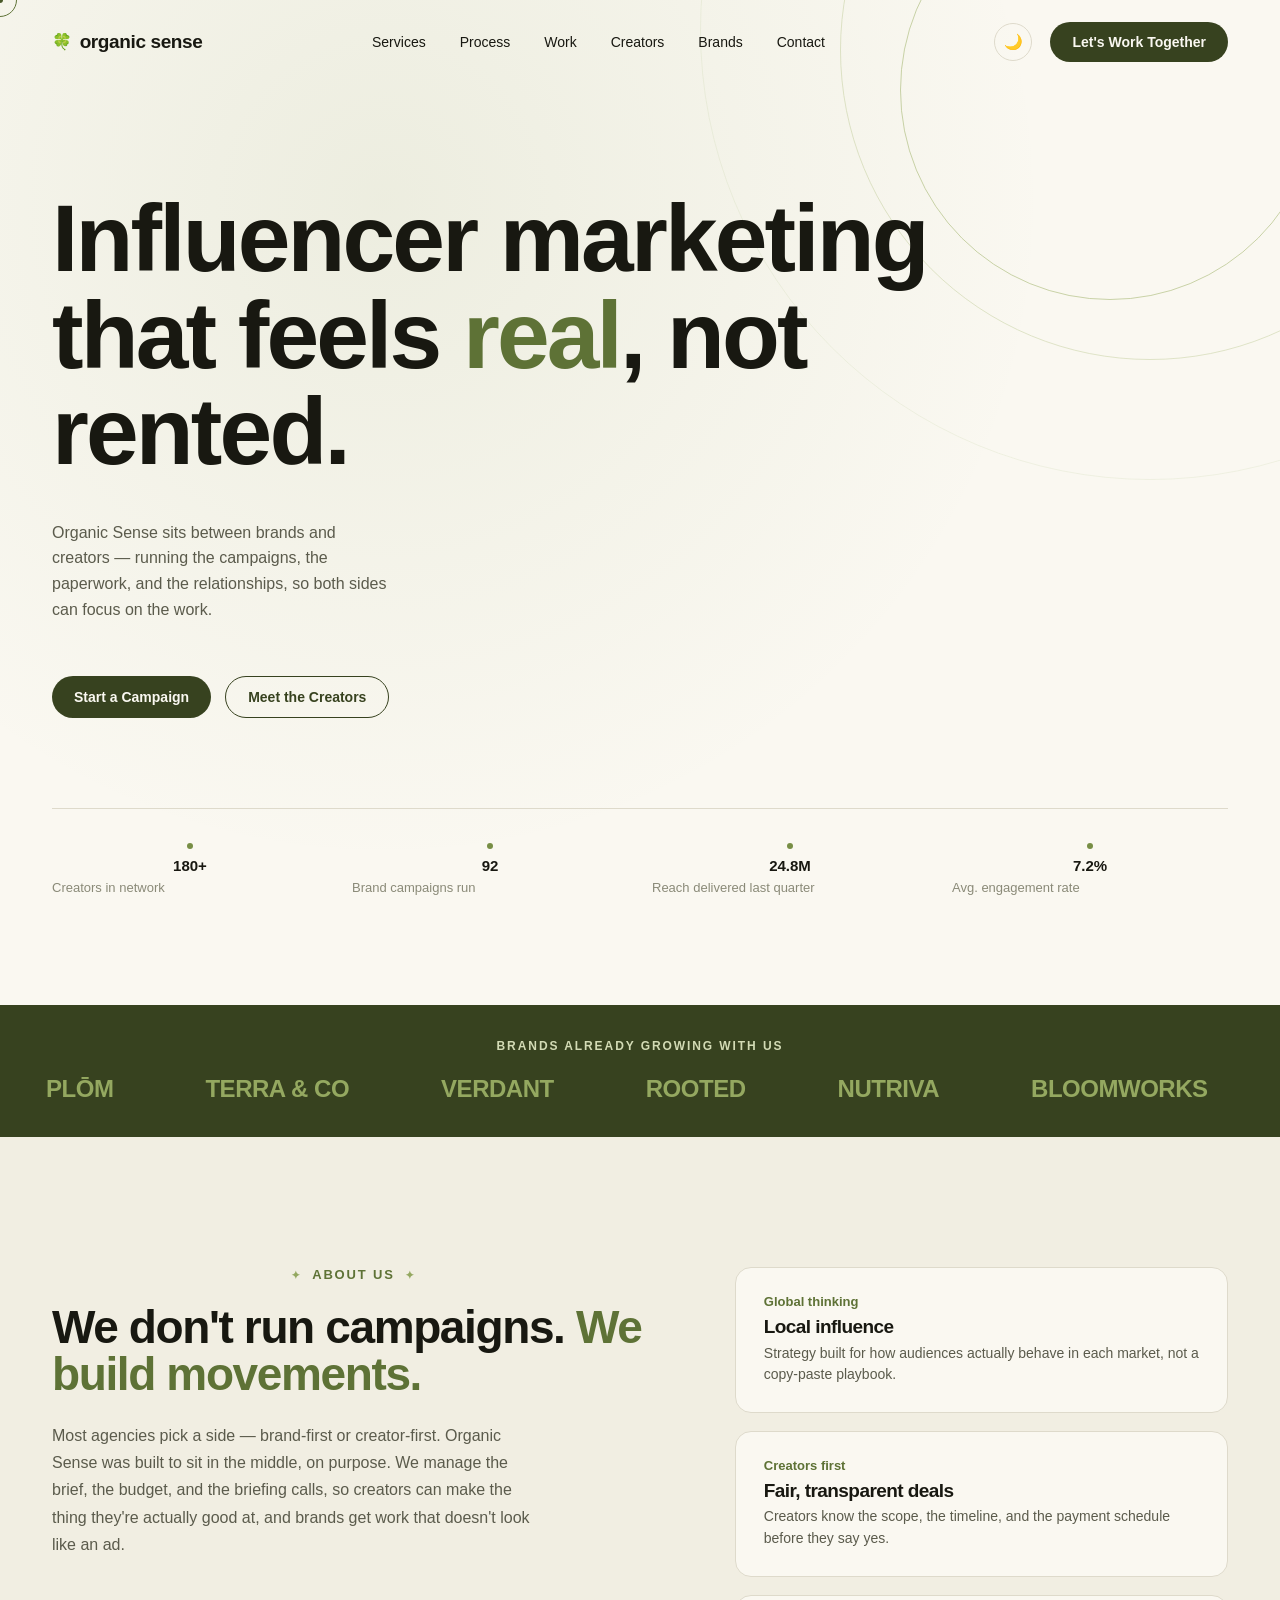
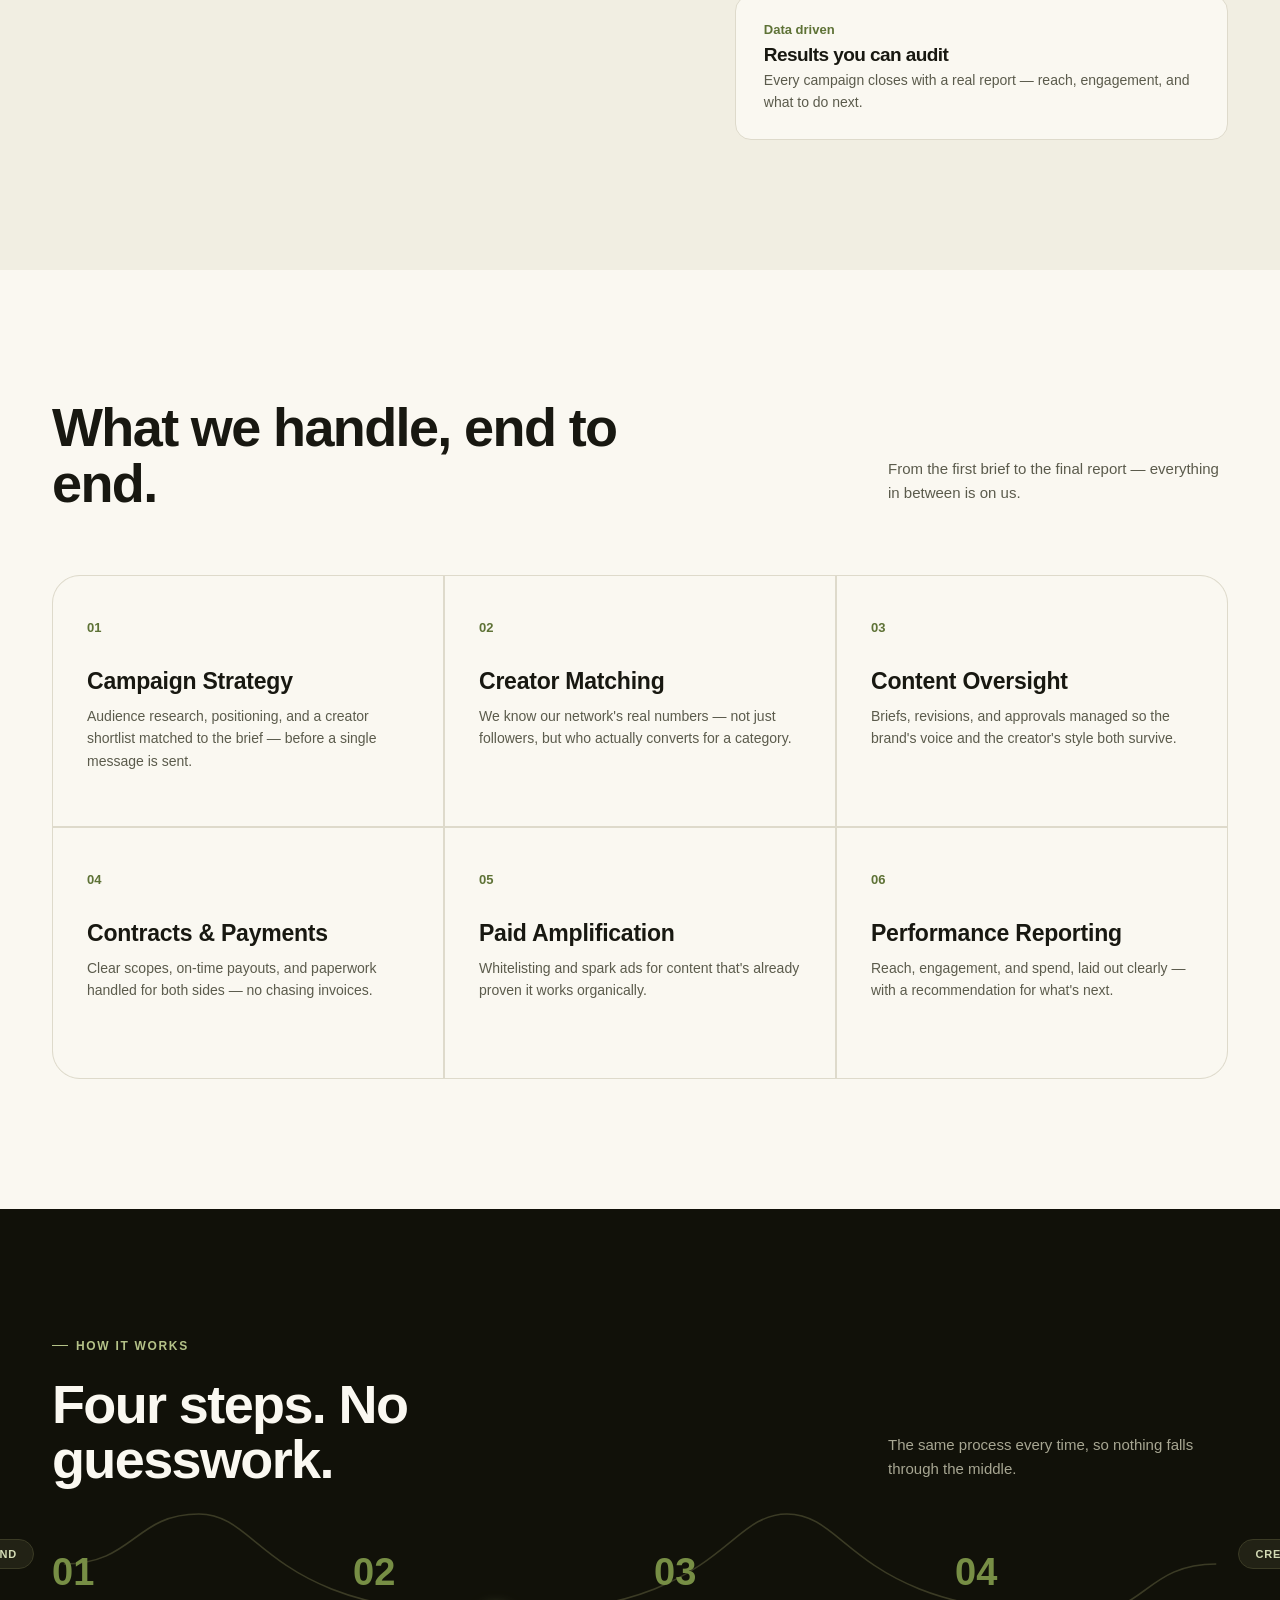
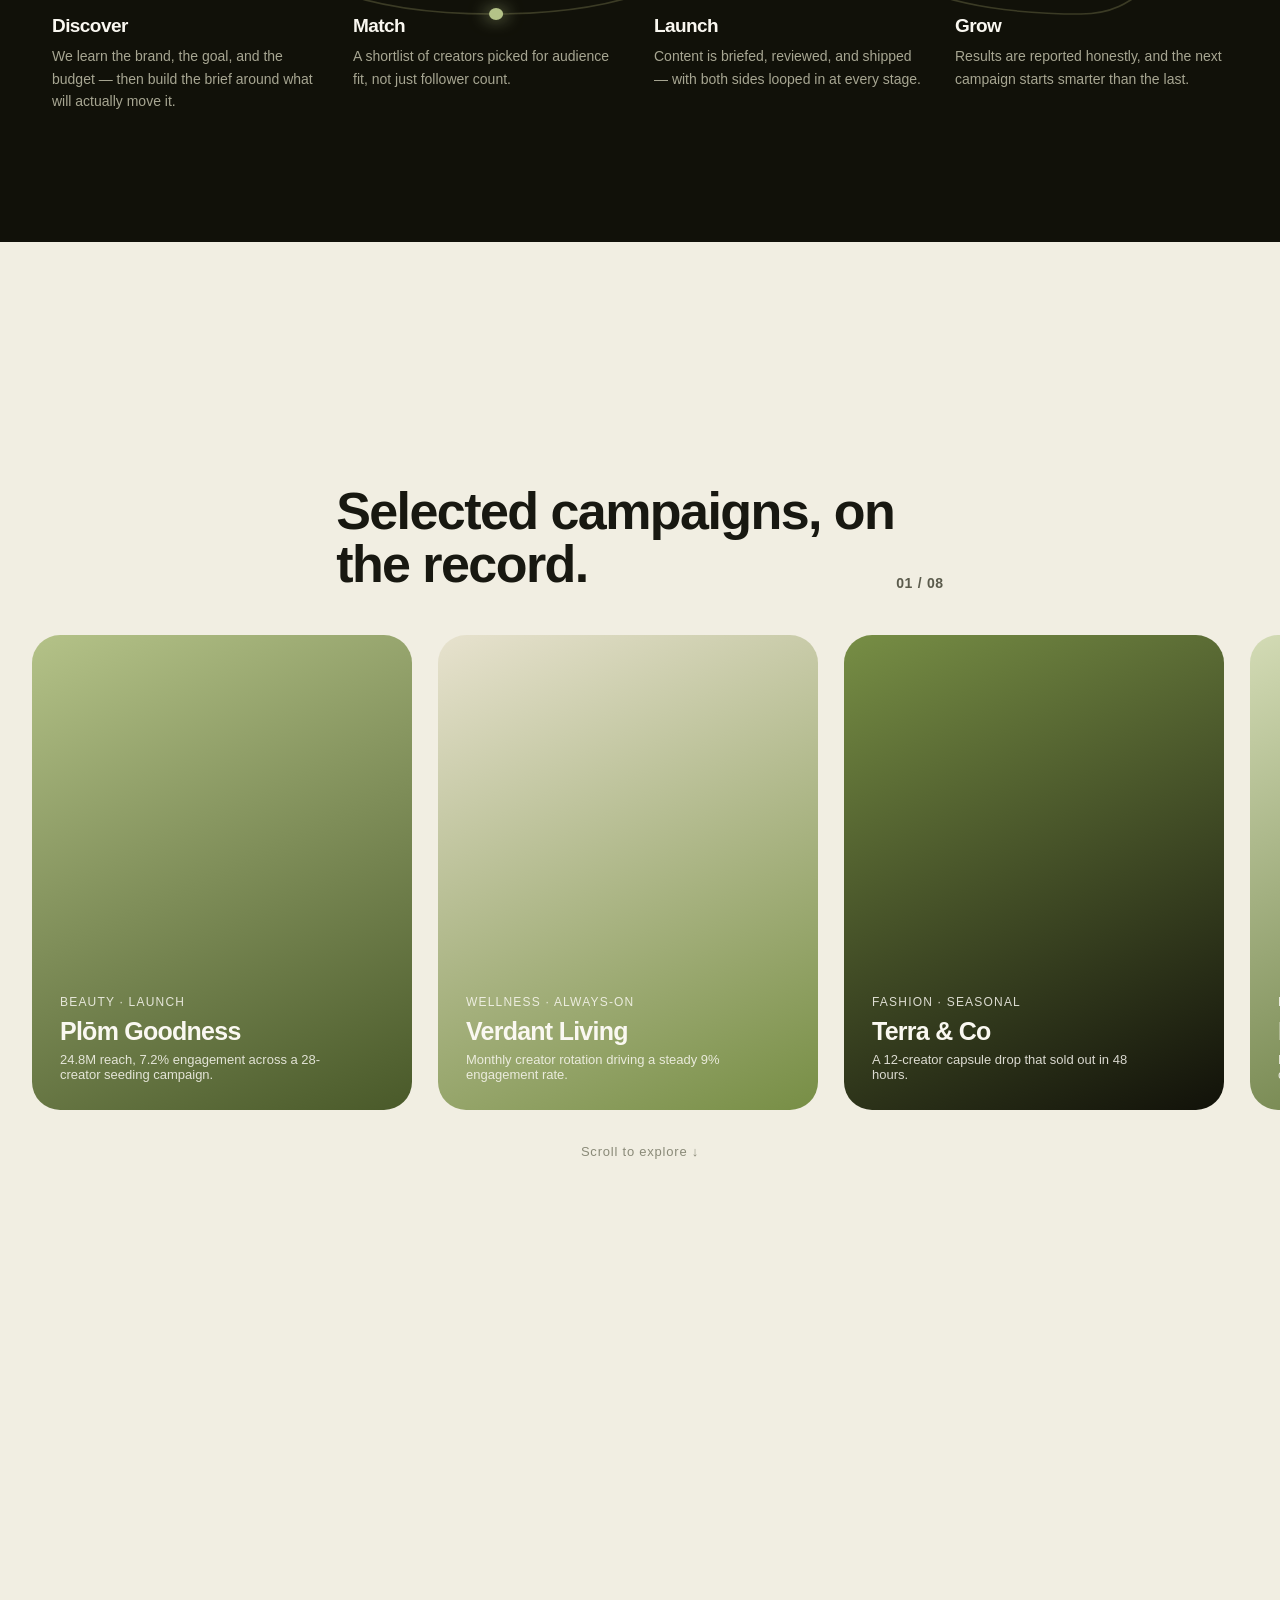
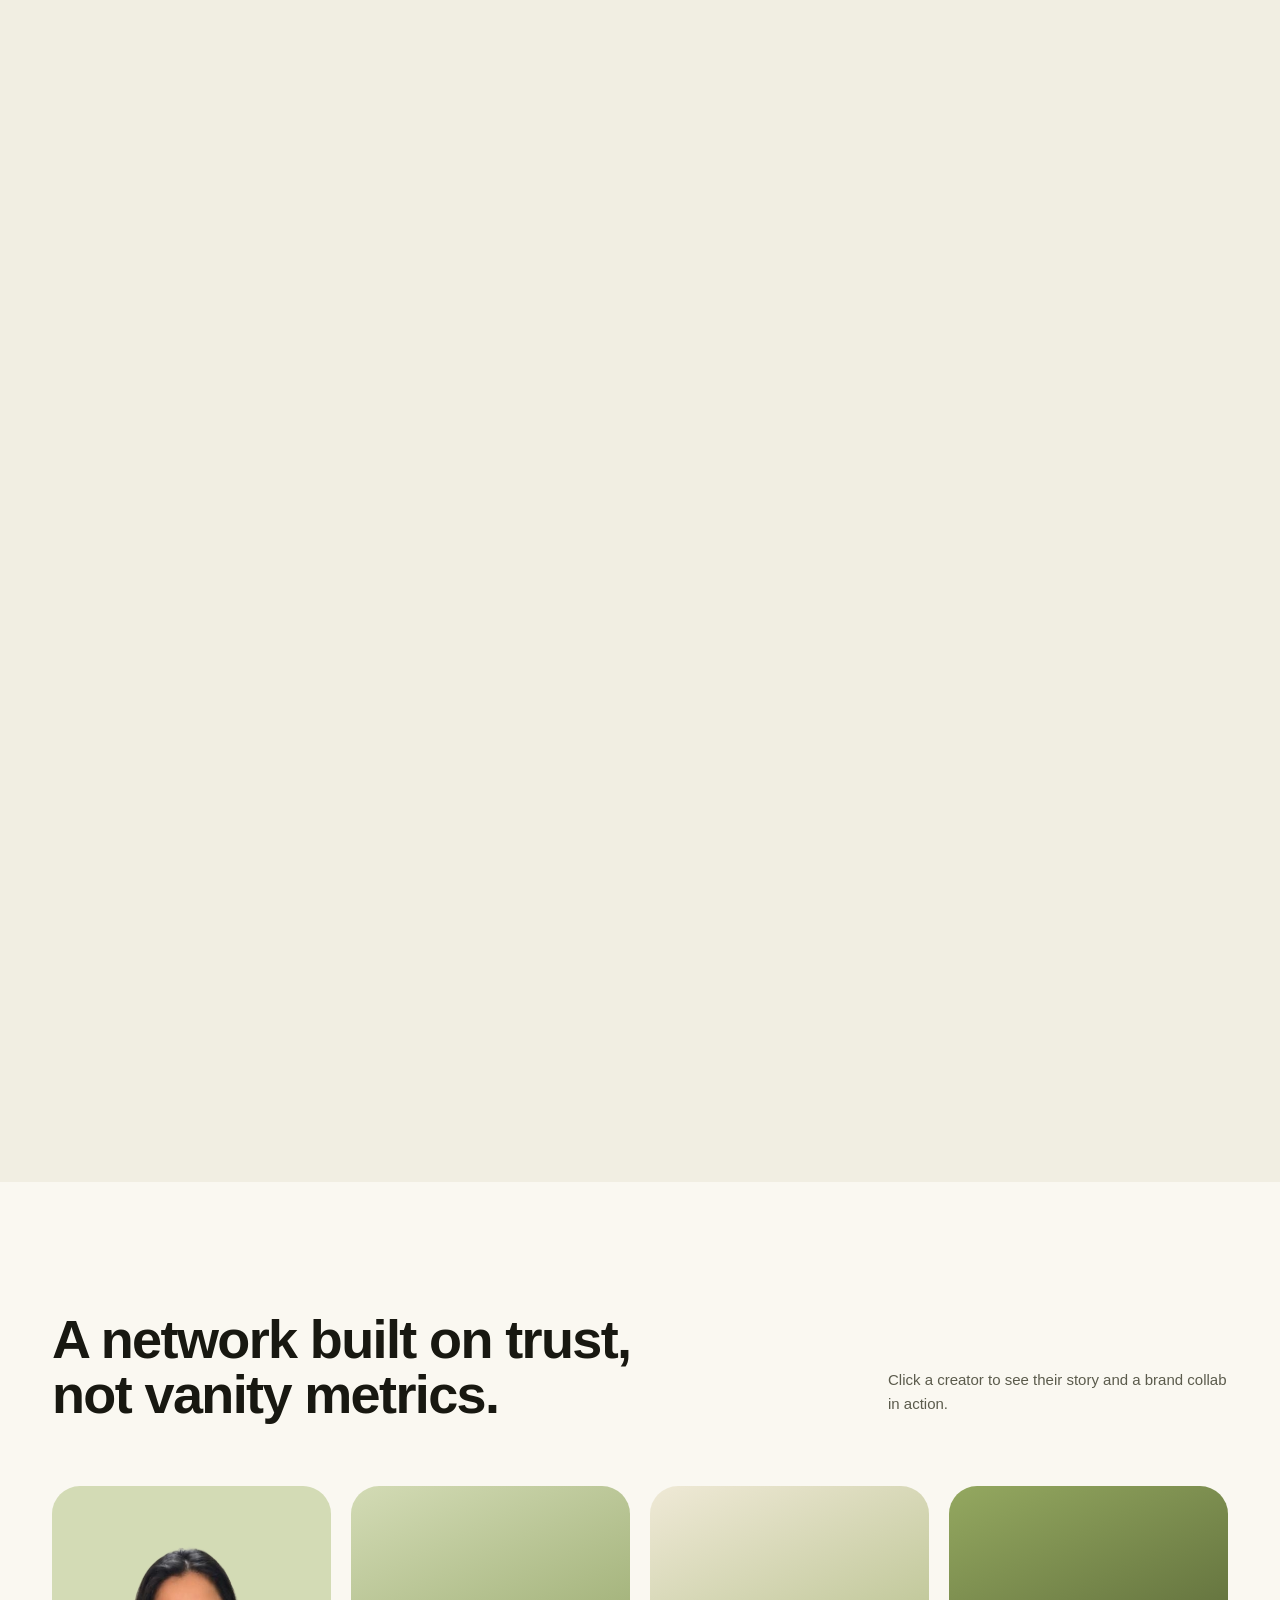
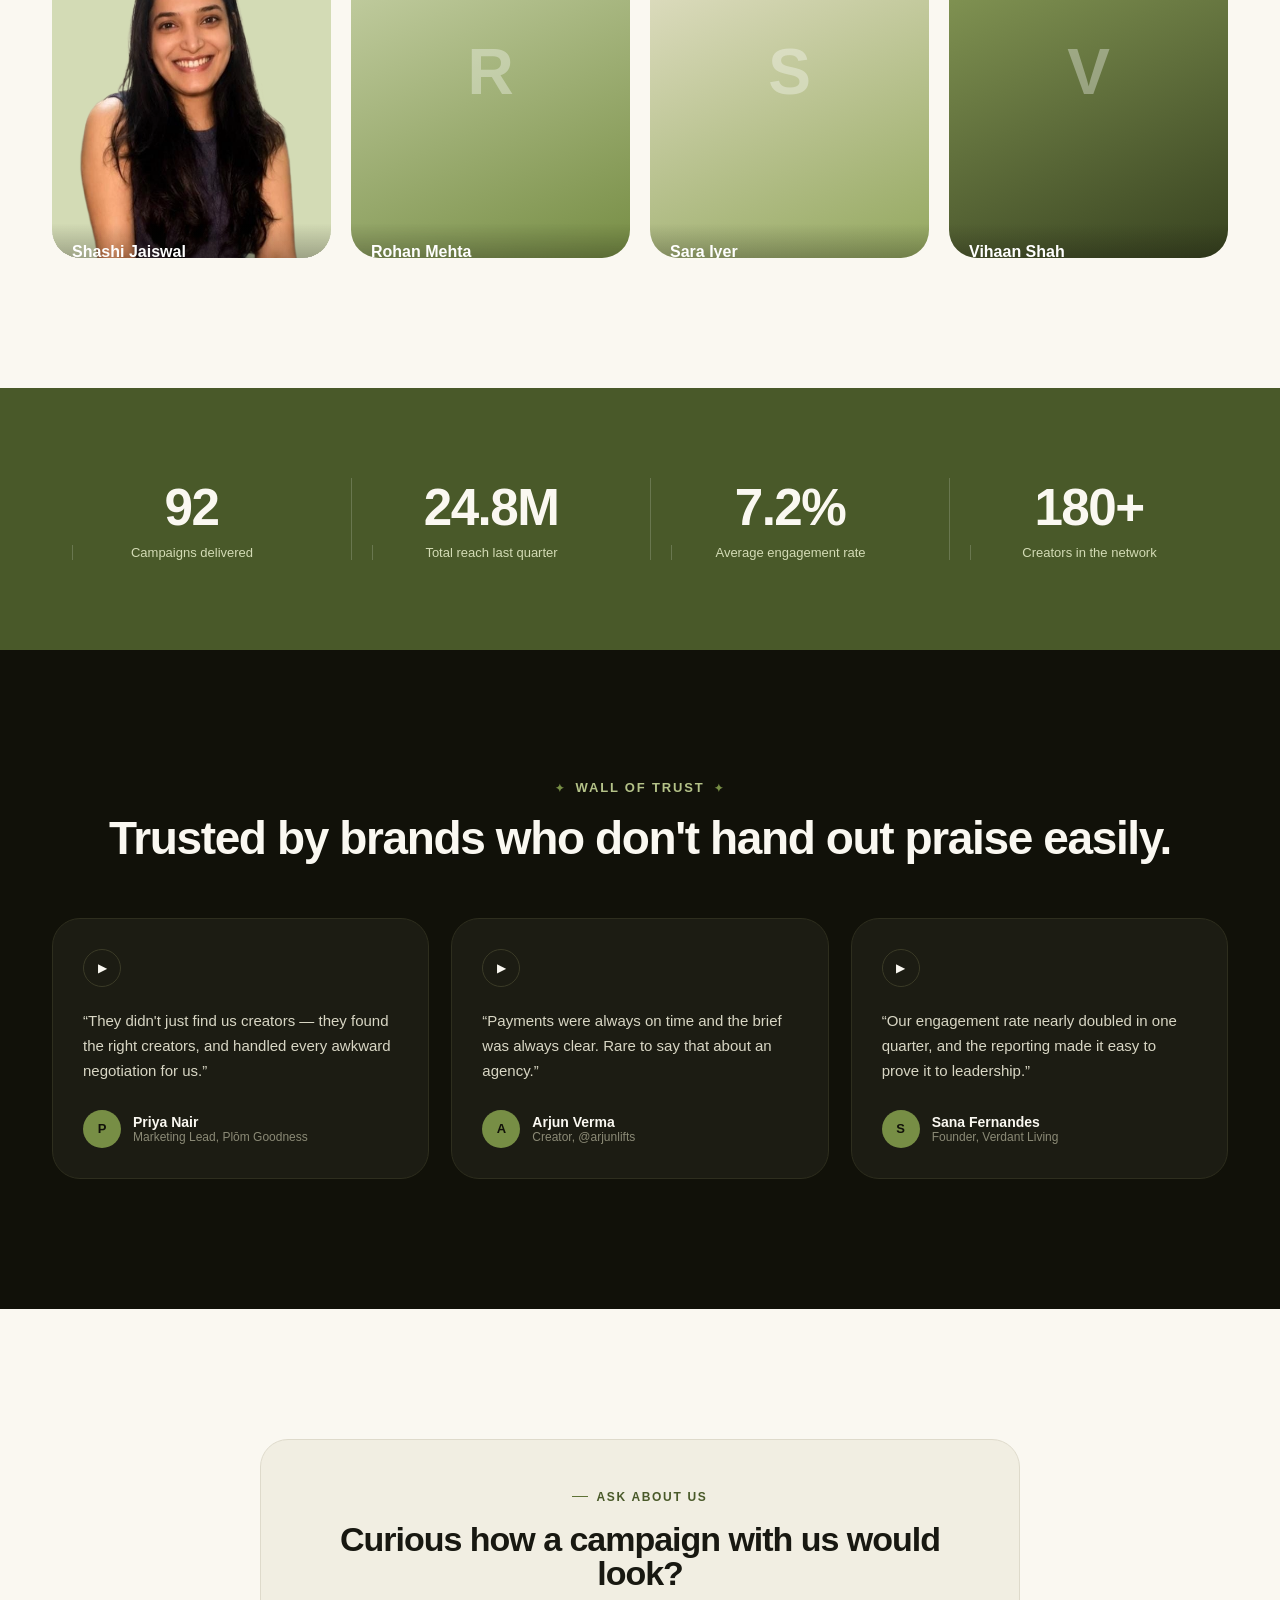
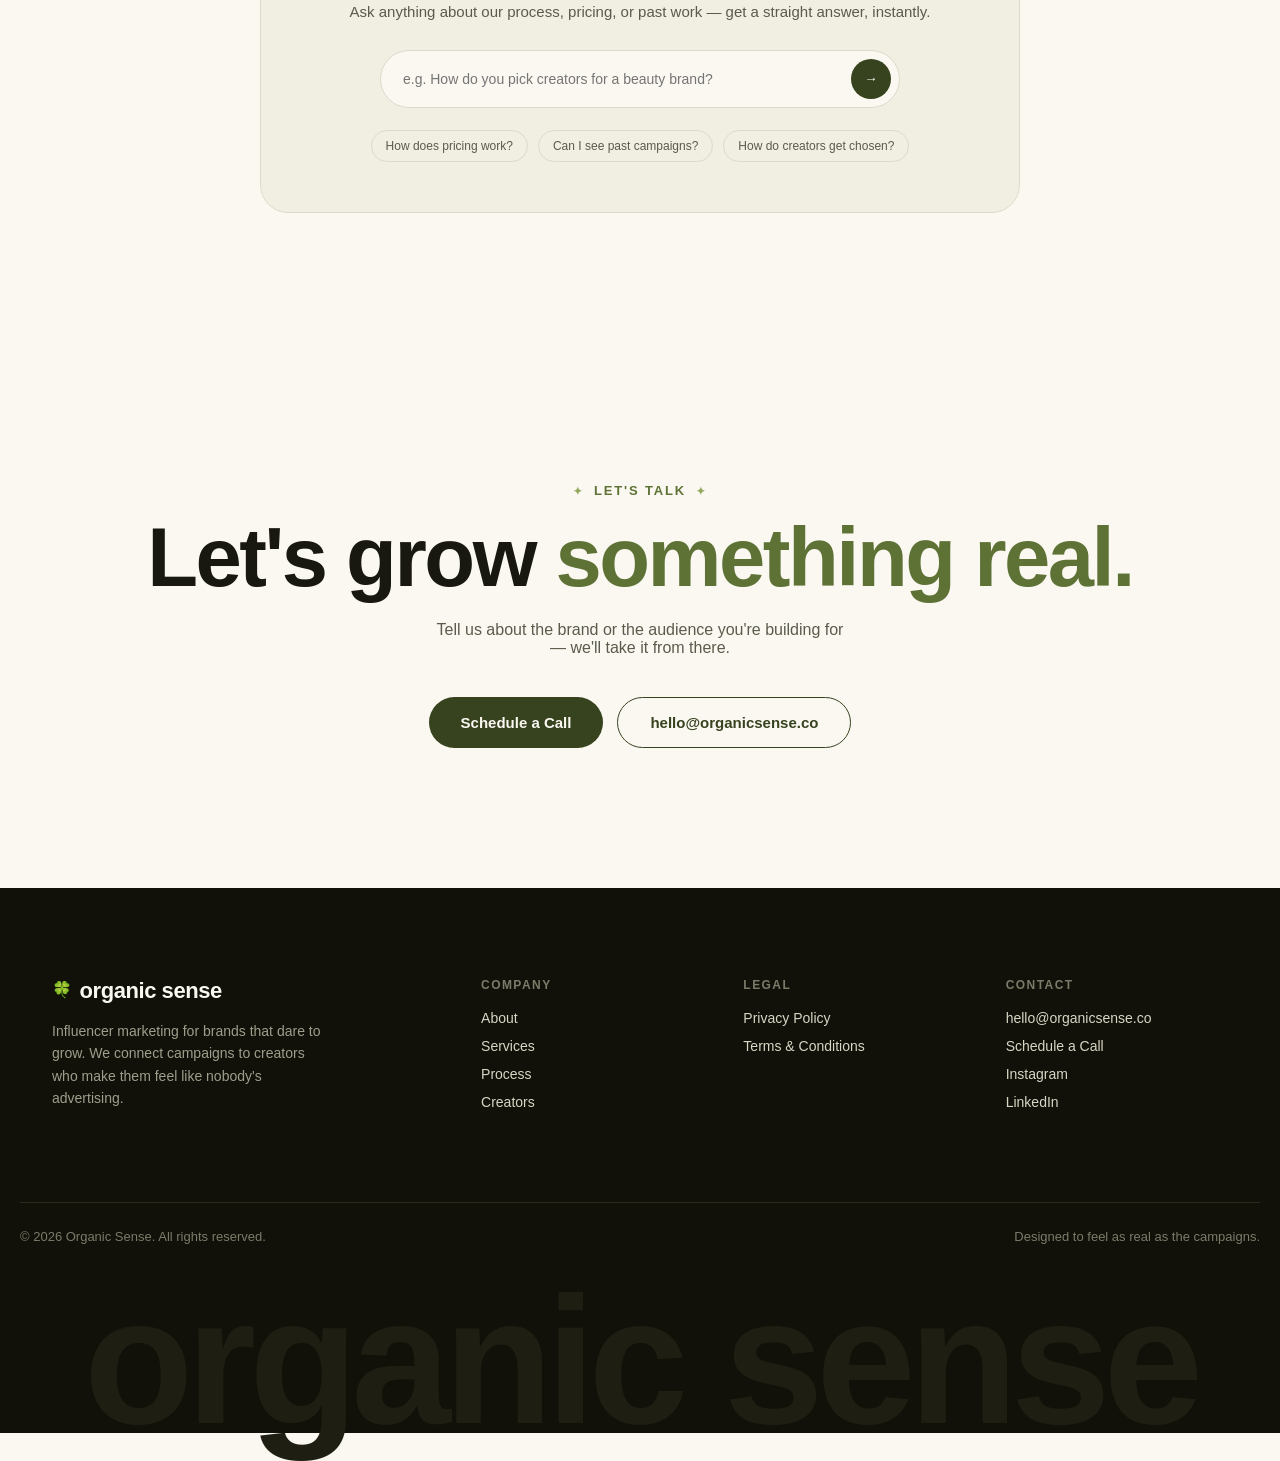
<file: index.html>
<!DOCTYPE html>
<html lang="en">
<head>
<meta charset="UTF-8">
<meta name="viewport" content="width=device-width, initial-scale=1.0">
<title>Organic Sense — Influencer Marketing Agency</title>
<link rel="preconnect" href="https://api.fontshare.com">
<link href="https://api.fontshare.com/v2/css?f[]=satoshi@400,500,700,900&display=swap" rel="stylesheet">
<link rel="stylesheet" href="styles.css">
</head>
<body>

<div id="preloader">
  <div class="pl-mark"><span class="leaf">🍀</span><span>organic sense</span></div>
  <div class="pl-bar"></div>
</div>

<div class="cursor-ring" id="cursorRing"></div>
<div class="cursor-dot" id="cursorDot"></div>

<header id="siteHeader">
  <div class="wrap">
    <nav>
      <a href="#" class="logo"><span class="leaf">🍀</span> organic sense</a>
      <div class="nav-links">
        <a href="#services" data-hover>Services</a>
        <a href="#process" data-hover>Process</a>
        <a href="#work" data-hover>Work</a>
        <a href="#creators" data-hover>Creators</a>
        <a href="#brands" data-hover>Brands</a>
        <a href="#contact" data-hover>Contact</a>
      </div>
      <div class="nav-cta">
        <button class="theme-toggle" id="themeToggle" data-hover aria-label="Toggle dark mode">🌙</button>
        <a href="#contact" class="btn btn-primary" data-hover-big>Let's Work Together</a>
      </div>
    </nav>
  </div>
</header>

<section class="hero">
  <div class="hero-bg">
    <div class="ring r3"></div>
    <div class="ring r1"></div>
    <div class="ring r2"></div>
    <div class="hero-grain"></div>
  </div>
  <div class="wrap">
    <div class="hero-top">
      <h1 class="reveal on">Influencer marketing that feels <em>real</em>, not rented.</h1>
      <p class="hero-sub reveal on">Organic Sense sits between brands and creators — running the campaigns, the paperwork, and the relationships, so both sides can focus on the work.</p>
    </div>
    <div class="hero-actions reveal on">
      <a href="#contact" class="btn btn-primary" data-hover-big>Start a Campaign</a>
      <a href="#creators" class="btn btn-ghost" data-hover-big>Meet the Creators</a>
    </div>
    <div class="hero-stats reveal on">
      <div><div class="n"><span class="dot"></span>180+</div><div class="l">Creators in network</div></div>
      <div><div class="n"><span class="dot"></span>92</div><div class="l">Brand campaigns run</div></div>
      <div><div class="n"><span class="dot"></span>24.8M</div><div class="l">Reach delivered last quarter</div></div>
      <div><div class="n"><span class="dot"></span>7.2%</div><div class="l">Avg. engagement rate</div></div>
    </div>
  </div>
</section>

<div class="marquee-sec">
  <div class="marquee-label">Brands already growing with us</div>
  <div class="marquee-track" id="marquee">
    <span>PLŌM</span><span>TERRA&nbsp;&amp;&nbsp;CO</span><span>VERDANT</span><span>ROOTED</span><span>NUTRIVA</span><span>BLOOMWORKS</span><span>MERIDIAN</span><span>HUSK</span>
    <span>PLŌM</span><span>TERRA&nbsp;&amp;&nbsp;CO</span><span>VERDANT</span><span>ROOTED</span><span>NUTRIVA</span><span>BLOOMWORKS</span><span>MERIDIAN</span><span>HUSK</span>
  </div>
</div>

<section class="about" id="about">
  <div class="wrap about-grid">
    <div class="reveal">
      <div class="eyebrow-sparkle">About Us</div>
      <h2 style="margin-top:22px;">We don't run campaigns. <span>We build movements.</span></h2>
      <p style="margin-top:24px;color:var(--gray-d);font-size:16px;line-height:1.7;max-width:480px;">Most agencies pick a side — brand-first or creator-first. Organic Sense was built to sit in the middle, on purpose. We manage the brief, the budget, and the briefing calls, so creators can make the thing they're actually good at, and brands get work that doesn't look like an ad.</p>
    </div>
    <div class="about-cards reveal">
      <div class="about-card"><div class="num">Global thinking</div><h4>Local influence</h4><p>Strategy built for how audiences actually behave in each market, not a copy-paste playbook.</p></div>
      <div class="about-card"><div class="num">Creators first</div><h4>Fair, transparent deals</h4><p>Creators know the scope, the timeline, and the payment schedule before they say yes.</p></div>
      <div class="about-card"><div class="num">Data driven</div><h4>Results you can audit</h4><p>Every campaign closes with a real report — reach, engagement, and what to do next.</p></div>
    </div>
  </div>
</section>

<section id="services">
  <div class="wrap">
    <div class="sec-head reveal">
      <h2>What we handle, end to end.</h2>
      <p>From the first brief to the final report — everything in between is on us.</p>
    </div>
    <div class="services-grid reveal">
      <div class="service"><div><span class="num">01</span><h3>Campaign Strategy</h3><p>Audience research, positioning, and a creator shortlist matched to the brief — before a single message is sent.</p></div></div>
      <div class="service"><div><span class="num">02</span><h3>Creator Matching</h3><p>We know our network's real numbers — not just followers, but who actually converts for a category.</p></div></div>
      <div class="service"><div><span class="num">03</span><h3>Content Oversight</h3><p>Briefs, revisions, and approvals managed so the brand's voice and the creator's style both survive.</p></div></div>
      <div class="service"><div><span class="num">04</span><h3>Contracts &amp; Payments</h3><p>Clear scopes, on-time payouts, and paperwork handled for both sides — no chasing invoices.</p></div></div>
      <div class="service"><div><span class="num">05</span><h3>Paid Amplification</h3><p>Whitelisting and spark ads for content that's already proven it works organically.</p></div></div>
      <div class="service"><div><span class="num">06</span><h3>Performance Reporting</h3><p>Reach, engagement, and spend, laid out clearly — with a recommendation for what's next.</p></div></div>
    </div>
  </div>
</section>

<section class="process" id="process">
  <div class="wrap">
    <div class="sec-head reveal">
      <div class="eyebrow">How it works</div>
    </div>
    <div class="sec-head reveal" style="margin-top:-40px;">
      <h2>Four steps. No guesswork.</h2>
      <p>The same process every time, so nothing falls through the middle.</p>
    </div>
    <div class="steps reveal">
      <div class="steps-curve">
        <div class="track-chip chip-brand">Brand</div>
        <svg viewBox="0 0 1000 130" preserveAspectRatio="none">
          <path id="curvePath" d="M10,65 C70,65 70,15 125,15 C180,15 180,115 375,115 C570,115 570,15 625,15 C680,15 680,115 875,115 C930,115 930,65 990,65"></path>
          <circle r="6" fill="#B4C288" style="filter:drop-shadow(0 0 8px rgba(180,194,136,.9));">
            <animateMotion dur="7s" repeatCount="indefinite" calcMode="linear"
              keyTimes="0;0.10;0.22;0.34;0.46;0.58;0.70;0.82;0.94;1"
              keyPoints="0;0.125;0.125;0.375;0.375;0.625;0.625;0.875;0.875;1">
              <mpath href="#curvePath"></mpath>
            </animateMotion>
          </circle>
        </svg>
        <div class="track-chip chip-creator">Creator</div>
      </div>
      <div class="step s1"><div class="n">01</div><h4>Discover</h4><p>We learn the brand, the goal, and the budget — then build the brief around what will actually move it.</p></div>
      <div class="step s2"><div class="n">02</div><h4>Match</h4><p>A shortlist of creators picked for audience fit, not just follower count.</p></div>
      <div class="step s3"><div class="n">03</div><h4>Launch</h4><p>Content is briefed, reviewed, and shipped — with both sides looped in at every stage.</p></div>
      <div class="step s4"><div class="n">04</div><h4>Grow</h4><p>Results are reported honestly, and the next campaign starts smarter than the last.</p></div>
    </div>
  </div>
</section>

<section class="showreel" id="work">
  <div class="showreel-sticky">
    <div class="wrap showreel-head reveal">
      <h2>Selected campaigns, on the record.</h2>
      <div class="showreel-count"><span id="reelCount">01</span> / 08</div>
    </div>
    <div class="showreel-track" id="reelTrack">
      <a class="reel-card" href="brands/plom.html" data-hover-view><div class="rc-tag">Beauty · Launch</div><h3>Plōm Goodness</h3><p>24.8M reach, 7.2% engagement across a 28-creator seeding campaign.</p></a>
      <a class="reel-card" href="brands/verdant.html" data-hover-view><div class="rc-tag">Wellness · Always-on</div><h3>Verdant Living</h3><p>Monthly creator rotation driving a steady 9% engagement rate.</p></a>
      <a class="reel-card" href="brands/terra.html" data-hover-view><div class="rc-tag">Fashion · Seasonal</div><h3>Terra & Co</h3><p>A 12-creator capsule drop that sold out in 48 hours.</p></a>
      <a class="reel-card" href="brands/rooted.html" data-hover-view><div class="rc-tag">Fitness · Performance</div><h3>Rooted Athletics</h3><p>Paid amplification on top-performing organic content, 3.4x ROAS.</p></a>
      <a class="reel-card" href="brands/nutriva.html" data-hover-view><div class="rc-tag">Food · Launch</div><h3>Nutriva Foods</h3><p>Recipe-led seeding with 18 creators ahead of a national retail launch.</p></a>
      <a class="reel-card" href="brands/bloomworks.html" data-hover-view><div class="rc-tag">Home · Always-on</div><h3>Bloomworks</h3><p>A quarterly UGC engine feeding the brand's own paid channels.</p></a>
      <a class="reel-card" href="brands/meridian.html" data-hover-view><div class="rc-tag">Travel · Seasonal</div><h3>Meridian Stays</h3><p>Destination takeovers with 9 travel creators across three cities.</p></a>
      <a class="reel-card" href="brands/husk.html" data-hover-view><div class="rc-tag">Skincare · Performance</div><h3>Husk & Co</h3><p>Before/after content series that cut acquisition cost by 31%.</p></a>
    </div>
    <div class="wrap showreel-hint reveal">Scroll to explore ↓</div>
  </div>
</section>

<section id="creators">
  <div class="wrap">
    <div class="sec-head reveal">
      <h2>A network built on trust, not vanity metrics.</h2>
      <p>Click a creator to see their story and a brand collab in action.</p>
    </div>
    <div class="creators-grid reveal">
      <a class="creator-card has-photo" href="creators/shashi.html" data-hover-view><div class="cc-view">Watch collab →</div><img src="assets/images/shashi-jaiswal.png" alt="Shashi Jaiswal"><div class="cc-info"><div class="name">Shashi Jaiswal</div><div class="niche">Food · Mumbai</div><div class="stat">28.1K followers</div></div></a>
      <a class="creator-card" href="creators/rohan.html" data-hover-view><div class="cc-view">Watch collab →</div><div class="cc-init">R</div><div class="cc-info"><div class="name">Rohan Mehta</div><div class="niche">Fitness · Pune</div><div class="stat">340K followers · 8.1% ER</div></div></a>
      <a class="creator-card" href="creators/sara.html" data-hover-view><div class="cc-view">Watch collab →</div><div class="cc-init">S</div><div class="cc-info"><div class="name">Sara Iyer</div><div class="niche">Beauty · Bengaluru</div><div class="stat">180K followers · 9.4% ER</div></div></a>
      <a class="creator-card" href="creators/vihaan.html" data-hover-view><div class="cc-view">Watch collab →</div><div class="cc-init">V</div><div class="cc-info"><div class="name">Vihaan Shah</div><div class="niche">Tech · Delhi</div><div class="stat">95K followers · 7.2% ER</div></div></a>
    </div>
  </div>
</section>

<div class="stats-band" id="brands">
  <div class="wrap stats-row reveal">
    <div><div class="big">92</div><div class="lbl">Campaigns delivered</div></div>
    <div><div class="big">24.8M</div><div class="lbl">Total reach last quarter</div></div>
    <div><div class="big">7.2%</div><div class="lbl">Average engagement rate</div></div>
    <div><div class="big">180+</div><div class="lbl">Creators in the network</div></div>
  </div>
</div>

<section class="wall">
  <div class="wrap">
    <div class="eyebrow-sparkle reveal">Wall of Trust</div>
    <h2 class="reveal" style="margin-top:20px;text-align:center;font-size:clamp(28px,4vw,46px);">Trusted by brands who don't hand out praise easily.</h2>
    <div class="wall-grid reveal">
      <div class="wall-card" data-hover-play><div class="wc-play">▶</div><q>They didn't just find us creators — they found the right creators, and handled every awkward negotiation for us.</q><div class="wc-who"><div class="wc-avatar">P</div><div><div class="wc-name">Priya Nair</div><div class="wc-role">Marketing Lead, Plōm Goodness</div></div></div></div>
      <div class="wall-card" data-hover-play><div class="wc-play">▶</div><q>Payments were always on time and the brief was always clear. Rare to say that about an agency.</q><div class="wc-who"><div class="wc-avatar">A</div><div><div class="wc-name">Arjun Verma</div><div class="wc-role">Creator, @arjunlifts</div></div></div></div>
      <div class="wall-card" data-hover-play><div class="wc-play">▶</div><q>Our engagement rate nearly doubled in one quarter, and the reporting made it easy to prove it to leadership.</q><div class="wc-who"><div class="wc-avatar">S</div><div><div class="wc-name">Sana Fernandes</div><div class="wc-role">Founder, Verdant Living</div></div></div></div>
    </div>
  </div>
</section>

<section class="ask-ai">
  <div class="wrap">
    <div class="ask-box reveal">
      <div class="eyebrow" style="justify-content:center;">Ask about us</div>
      <h3 style="margin-top:18px;">Curious how a campaign with us would look?</h3>
      <p>Ask anything about our process, pricing, or past work — get a straight answer, instantly.</p>
      <div class="ask-input">
        <input type="text" placeholder="e.g. How do you pick creators for a beauty brand?" data-hover>
        <button data-hover-big aria-label="Ask">→</button>
      </div>
      <div class="ask-chips">
        <span data-hover>How does pricing work?</span>
        <span data-hover>Can I see past campaigns?</span>
        <span data-hover>How do creators get chosen?</span>
      </div>
    </div>
  </div>
</section>

<section class="cta-band" id="contact">
  <div class="wrap">
    <div class="eyebrow-sparkle reveal">Let's Talk</div>
    <h2 class="reveal" style="margin-top:18px;">Let's grow <span>something real.</span></h2>
    <p class="reveal">Tell us about the brand or the audience you're building for — we'll take it from there.</p>
    <div class="cta-actions reveal">
      <a href="schedule-call.html" class="btn btn-primary" data-hover-big style="padding:16px 32px;font-size:15px;">Schedule a Call</a>
      <a href="mailto:hello@organicsense.co" class="btn btn-ghost" data-hover-big style="padding:16px 32px;font-size:15px;">hello@organicsense.co</a>
    </div>
  </div>
</section>

<footer>
  <div class="wrap foot-top">
    <div class="foot-brand">
      <a href="#" class="logo"><span class="leaf">🍀</span> organic sense</a>
      <p>Influencer marketing for brands that dare to grow. We connect campaigns to creators who make them feel like nobody's advertising.</p>
    </div>
    <div class="foot-col"><h5>Company</h5>
      <a href="#about" data-hover>About</a><a href="#services" data-hover>Services</a><a href="#process" data-hover>Process</a><a href="#creators" data-hover>Creators</a>
    </div>
    <div class="foot-col"><h5>Legal</h5>
      <a href="#" data-hover>Privacy Policy</a><a href="#" data-hover>Terms &amp; Conditions</a>
    </div>
    <div class="foot-col"><h5>Contact</h5>
      <a href="mailto:hello@organicsense.co" data-hover>hello@organicsense.co</a>
      <a href="schedule-call.html" data-hover>Schedule a Call</a>
      <a href="#" data-hover>Instagram</a><a href="#" data-hover>LinkedIn</a>
    </div>
  </div>
  <div class="wrap foot-bottom">
    <span>© 2026 Organic Sense. All rights reserved.</span>
    <span>Designed to feel as real as the campaigns.</span>
  </div>
  <div class="foot-giant">organic sense</div>
</footer>

<script src="script.js"></script>
</body>
</html>
</file>
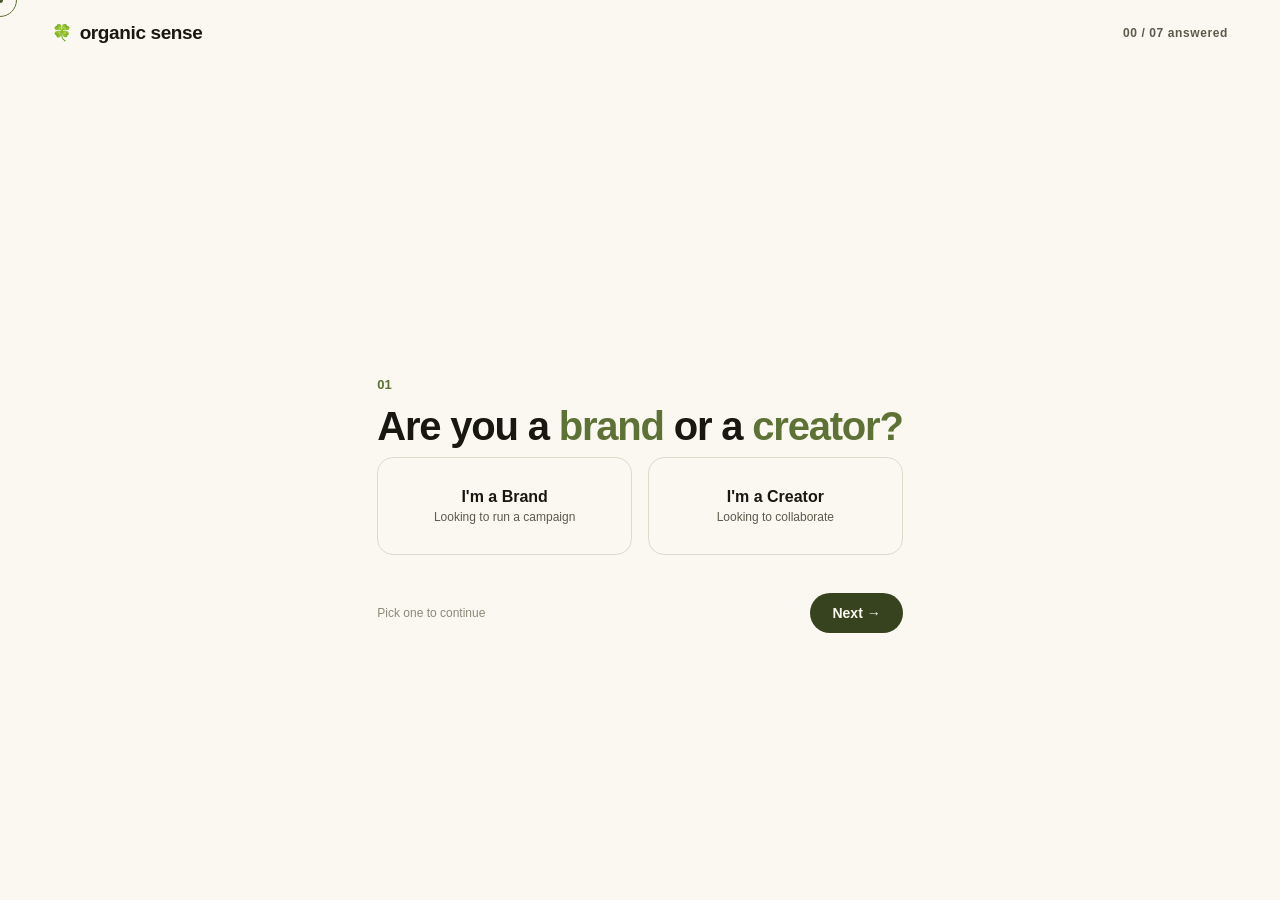
<file: schedule-call.html>
<!DOCTYPE html>
<html lang="en">
<head>
<meta charset="UTF-8">
<meta name="viewport" content="width=device-width, initial-scale=1.0">
<title>Schedule a Call — Organic Sense</title>
<link rel="preconnect" href="https://api.fontshare.com">
<link href="https://api.fontshare.com/v2/css?f[]=satoshi@400,500,700,900&display=swap" rel="stylesheet">
<link rel="stylesheet" href="styles.css">
<style>
.role-cards{display:grid;grid-template-columns:1fr 1fr;gap:16px;margin-top:10px;}
.role-card{
  padding:30px 22px;border:1px solid var(--line);border-radius:var(--r-md);text-align:center;
  transition:.3s;
}
.role-card .ri{font-size:26px;margin-bottom:12px;}
.role-card .rt{font-weight:800;font-size:16px;margin-bottom:4px;}
.role-card .rs{font-size:12px;color:var(--gray-d);}
.role-card.selected{background:var(--p-800);border-color:var(--p-800);color:var(--off);}
.role-card.selected .rs{color:var(--p-200);}
</style>
</head>
<body>

<div class="cursor-ring" id="cursorRing"></div>
<div class="cursor-dot" id="cursorDot"></div>

<div class="form-progress" id="formProgress"></div>
<div class="form-topbar">
  <div class="wrap" style="display:flex;justify-content:space-between;align-items:center;">
    <a href="index.html" class="logo"><span class="leaf">🍀</span> organic sense</a>
    <div class="form-count"><span id="stepCounter">00</span> / 07 answered</div>
  </div>
</div>

<div class="form-shell">
  <div class="form-wrap">

    <form id="briefForm">
      <div class="form-step active" data-step="1">
        <div class="fs-num">01</div>
        <h2>Are you a <em>brand</em> or a <em>creator?</em></h2>
        <div class="role-cards" id="roleCards">
          <div class="role-card" data-role="brand" data-hover>
            <div class="rt">I'm a Brand</div><div class="rs">Looking to run a campaign</div>
          </div>
          <div class="role-card" data-role="creator" data-hover>
            <div class="rt">I'm a Creator</div><div class="rs">Looking to collaborate</div>
          </div>
        </div>
        <div class="form-nav"><span class="fn-hint">Pick one to continue</span><button type="button" class="btn btn-primary" data-hover-big onclick="nextStep(1)">Next →</button></div>
      </div>

      <div class="form-step" data-step="2">
        <div class="fs-num">02</div>
        <h2>What's your <em>name?</em></h2>
        <p class="fs-help">Let's start with an introduction.</p>
        <div class="form-field"><label>Full name</label><input type="text" id="f-name" placeholder="e.g. Priya Nair" data-hover></div>
        <div class="form-nav"><button type="button" class="btn btn-ghost" data-hover-big onclick="prevStep(2)">← Back</button><button type="button" class="btn btn-primary" data-hover-big onclick="nextStep(2)">Next →</button></div>
      </div>

      <div class="form-step" data-step="3">
        <div class="fs-num">03</div>
        <h2>How do we <em>reach you?</em></h2>
        <p class="fs-help">Your quote and next steps will land here.</p>
        <div class="form-field"><label>Phone number</label><input type="tel" id="f-phone" placeholder="e.g. +91 98765 43210" data-hover></div>
        <div class="form-field"><label>Email address</label><input type="email" id="f-email" placeholder="e.g. you@email.com" data-hover></div>
        <div class="form-nav"><button type="button" class="btn btn-ghost" data-hover-big onclick="prevStep(3)">← Back</button><button type="button" class="btn btn-primary" data-hover-big onclick="nextStep(3)">Next →</button></div>
      </div>

      <div class="form-step" data-step="4">
        <div class="fs-num">04</div>
        <h2 id="h4"><em>Details</em></h2>
        <p class="fs-help" id="p4">A little more about you.</p>
        <div id="brandInfo" class="role-block">
          <div class="form-field"><label>Company name</label><input type="text" id="f-company" placeholder="e.g. Plōm Goodness" data-hover></div>
          <div class="form-field"><label>Company website</label><input type="text" id="f-website" placeholder="e.g. www.yourbrand.com" data-hover></div>
        </div>
        <div id="creatorInfo" class="role-block" style="display:none;">
          <div class="form-field"><label>Instagram / social handle</label><input type="text" id="f-handle" placeholder="e.g. @yourhandle" data-hover></div>
          <div class="form-field"><label>Primary niche</label><input type="text" id="f-niche" placeholder="e.g. Beauty, Fitness, Tech" data-hover></div>
        </div>
        <div class="form-nav"><button type="button" class="btn btn-ghost" data-hover-big onclick="prevStep(4)">← Back</button><button type="button" class="btn btn-primary" data-hover-big onclick="nextStep(4)">Next →</button></div>
      </div>

      <div class="form-step" data-step="5">
        <div class="fs-num">05</div>
        <h2 id="h5">What do you <em>need?</em></h2>
        <p class="fs-help">Select up to 3 that fit best.</p>
        <div class="chip-group role-block" id="brandChips">
          <div class="chip" data-hover>Campaign Strategy</div>
          <div class="chip" data-hover>Creator Matching</div>
          <div class="chip" data-hover>Content Oversight</div>
          <div class="chip" data-hover>Paid Amplification</div>
          <div class="chip" data-hover>Full-Service Management</div>
        </div>
        <div class="chip-group role-block" id="creatorChips" style="display:none;">
          <div class="chip" data-hover>Paid Collabs</div>
          <div class="chip" data-hover>Gifting</div>
          <div class="chip" data-hover>Long-term Partnership</div>
          <div class="chip" data-hover>Affiliate / UGC</div>
          <div class="chip" data-hover>Event Appearances</div>
        </div>
        <div class="form-nav"><button type="button" class="btn btn-ghost" data-hover-big onclick="prevStep(5)">← Back</button><button type="button" class="btn btn-primary" data-hover-big onclick="nextStep(5)">Next →</button></div>
      </div>

      <div class="form-step" data-step="6">
        <div class="fs-num">06</div>
        <h2 id="h6">Tell us <em>more</em></h2>
        <p class="fs-help" id="p6">Goals, timeline, references, budget — anything that helps.</p>
        <div class="form-field"><textarea id="f-desc" placeholder="Tell us a little more..." data-hover></textarea></div>
        <div class="form-nav"><button type="button" class="btn btn-ghost" data-hover-big onclick="prevStep(6)">← Back</button><button type="button" class="btn btn-primary" data-hover-big onclick="nextStep(6)">Next →</button></div>
      </div>

      <div class="form-step" data-step="7">
        <div class="fs-num">07</div>
        <h2>Ready to <em>send?</em></h2>
        <p class="fs-help">We respond to every brief within 24 hours. Your details stay between you and Organic Sense.</p>
        <div class="form-nav"><button type="button" class="btn btn-ghost" data-hover-big onclick="prevStep(7)">← Back</button><button type="button" class="btn btn-primary" data-hover-big onclick="submitForm()">Send Your Brief</button></div>
      </div>
    </form>

    <div class="form-step form-done" id="doneScreen">
      <div class="fd-icon">✓</div>
      <h2 style="text-align:center;">Brief <em>received.</em></h2>
      <p class="fs-help" style="text-align:center;">Thank you for reaching out to Organic Sense. Our team will review this and get back to you within 24 hours.</p>
      <div style="text-align:center;margin-top:20px;"><a href="index.html" class="btn btn-ghost" data-hover-big>← Back to Home</a></div>
    </div>

  </div>
</div>

<script src="script.js"></script>
<script>
let current=1;
const totalSteps=7;
let selectedRole=null;

function updateProgress(answered){
  document.getElementById('formProgress').style.width=(answered/totalSteps*100)+'%';
  document.getElementById('stepCounter').textContent=String(answered).padStart(2,'0');
}
function showStep(n){
  document.querySelectorAll('.form-step[data-step]').forEach(s=>{
    s.classList.toggle('active', Number(s.dataset.step)===n);
  });
  current=n;
}
function nextStep(from){
  if(!validateStep(from)) return;
  updateProgress(from);
  if(from<totalSteps) showStep(from+1);
}
function prevStep(from){ showStep(from-1); }

/* role selection */
document.querySelectorAll('.role-card').forEach(card=>{
  card.addEventListener('click',()=>{
    document.querySelectorAll('.role-card').forEach(c=>c.classList.remove('selected'));
    card.classList.add('selected');
    selectedRole=card.dataset.role;
    applyRole();
  });
});
function applyRole(){
  const isBrand=selectedRole==='brand';
  document.getElementById('brandInfo').style.display=isBrand?'block':'none';
  document.getElementById('creatorInfo').style.display=isBrand?'none':'block';
  document.getElementById('brandChips').style.display=isBrand?'flex':'none';
  document.getElementById('creatorChips').style.display=isBrand?'none':'flex';
  document.getElementById('h4').innerHTML=isBrand? "Tell us about <em>your brand</em>" : "Tell us about <em>you</em>";
  document.getElementById('p4').textContent=isBrand? "The company we'll be building for — we'll study it before we talk." : "So we know who we'd be working with.";
  document.getElementById('h5').innerHTML=isBrand? "What do you <em>need?</em>" : "What are you <em>open to?</em>";
  document.getElementById('h6').innerHTML=isBrand? "Describe your <em>project</em>" : "Tell us about <em>your content</em>";
  document.getElementById('p6').textContent=isBrand? "Goals, timeline, references, budget range — anything that helps us understand the brief." : "Your niche, past brand collabs, and what kind of partnerships you're looking for.";
  document.getElementById('f-desc').placeholder=isBrand? "Tell us about the project..." : "Tell us about your content and audience...";
  selectedChips=[];
  document.querySelectorAll('.chip.selected').forEach(c=>c.classList.remove('selected'));
}

function validateStep(n){
  if(n===1){
    if(!selectedRole){ document.getElementById('roleCards').style.outline='1px solid #c0392b'; return false; }
  }
  if(n===2){
    const v=document.getElementById('f-name').value.trim();
    if(!v){ flash('f-name'); return false; }
  }
  if(n===3){
    const p=document.getElementById('f-phone').value.trim();
    const e=document.getElementById('f-email').value.trim();
    if(!p){ flash('f-phone'); return false; }
    if(!e || !e.includes('@')){ flash('f-email'); return false; }
  }
  if(n===4){
    if(selectedRole==='brand'){
      const c=document.getElementById('f-company').value.trim();
      if(!c){ flash('f-company'); return false; }
    } else {
      const h=document.getElementById('f-handle').value.trim();
      if(!h){ flash('f-handle'); return false; }
    }
  }
  if(n===5){
    if(selectedChips.length===0){
      const g=selectedRole==='brand'?'brandChips':'creatorChips';
      document.getElementById(g).style.outline='1px solid #c0392b';
      return false;
    }
  }
  if(n===6){
    const d=document.getElementById('f-desc').value.trim();
    if(d.length<10){ flash('f-desc'); return false; }
  }
  return true;
}
function flash(id){
  const el=document.getElementById(id);
  el.style.borderColor='#c0392b';
  el.focus();
  setTimeout(()=>{ el.style.borderColor=''; },1200);
}

/* chip select, max 3 */
let selectedChips=[];
document.querySelectorAll('.chip').forEach(chip=>{
  chip.addEventListener('click',()=>{
    const label=chip.textContent;
    if(chip.classList.contains('selected')){
      chip.classList.remove('selected');
      selectedChips=selectedChips.filter(c=>c!==label);
    } else {
      if(selectedChips.length>=3) return;
      chip.classList.add('selected');
      selectedChips.push(label);
    }
    document.getElementById('brandChips').style.outline='none';
    document.getElementById('creatorChips').style.outline='none';
  });
});

function submitForm(){
  if(!validateStep(7)) return;
  updateProgress(7);
  document.getElementById('briefForm').style.display='none';
  document.getElementById('doneScreen').classList.add('active');
}
</script>
</body>
</html>
</file>
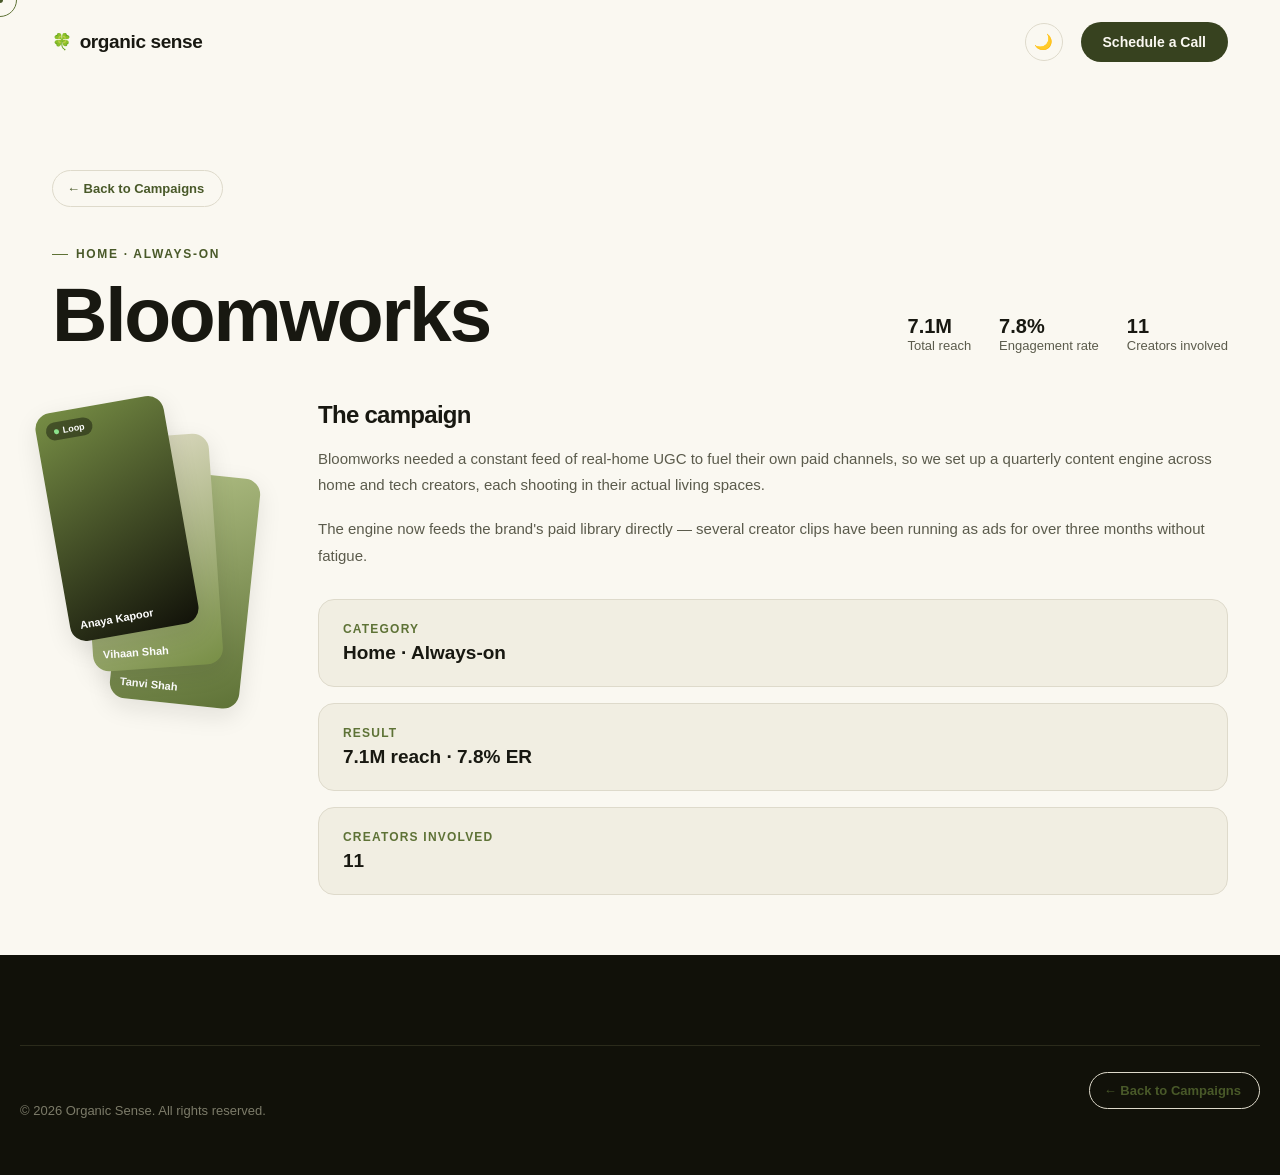
<file: brands/bloomworks.html>
<!DOCTYPE html>
<html lang="en">
<head>
<meta charset="UTF-8">
<meta name="viewport" content="width=device-width, initial-scale=1.0">
<title>Bloomworks — Organic Sense</title>
<link rel="preconnect" href="https://api.fontshare.com">
<link href="https://api.fontshare.com/v2/css?f[]=satoshi@400,500,700,900&display=swap" rel="stylesheet">
<link rel="stylesheet" href="../styles.css">
</head>
<body>

<div class="cursor-ring" id="cursorRing"></div>
<div class="cursor-dot" id="cursorDot"></div>

<header id="siteHeader" class="solid">
  <div class="wrap">
    <nav>
      <a href="../index.html" class="logo"><span class="leaf">🍀</span> organic sense</a>
      <div class="nav-cta">
        <button class="theme-toggle" id="themeToggle" data-hover aria-label="Toggle dark mode">🌙</button>
        <a href="../schedule-call.html" class="btn btn-primary" data-hover-big>Schedule a Call</a>
      </div>
    </nav>
  </div>
</header>

<section class="profile-hero">
  <div class="wrap">
    <a href="../index.html#work" class="back-btn" data-hover>← Back to Campaigns</a>
    <div class="profile-top">
      <div>
        <div class="eyebrow">Home · Always-on</div>
        <h1 style="margin-top:14px;">Bloomworks</h1>
      </div>
      <div class="profile-meta">
        <div><strong>7.1M</strong>Total reach</div>
        <div><strong>7.8%</strong>Engagement rate</div>
        <div><strong>11</strong>Creators involved</div>
      </div>
    </div>

    <div class="profile-grid">
      <div class="reveal on">
        <div class="reel-tilt-col">
          <div class="reel-tilt-stack three">
            <a class="reel-tilt-card c-back" href="https://www.instagram.com/" target="_blank" rel="noopener" data-hover-play><span class="rt-badge">Loop</span><span class="rt-name">Tanvi Shah</span></a>
            <a class="reel-tilt-card c-mid" href="https://www.instagram.com/" target="_blank" rel="noopener" data-hover-play><span class="rt-badge">Loop</span><span class="rt-name">Vihaan Shah</span></a>
            <a class="reel-tilt-card c-front" href="https://www.instagram.com/" target="_blank" rel="noopener" data-hover-play><span class="rt-badge">Loop</span><span class="rt-name">Anaya Kapoor</span></a>
          </div>
        </div>
      </div>
      <div class="profile-left reveal on">
        <h3>The campaign</h3>
        <p>Bloomworks needed a constant feed of real-home UGC to fuel their own paid channels, so we set up a quarterly content engine across home and tech creators, each shooting in their actual living spaces.</p>
        <p>The engine now feeds the brand's paid library directly — several creator clips have been running as ads for over three months without fatigue.</p>
        <div class="profile-side" style="margin-top:30px;">
          <div class="side-card"><div class="lbl">Category</div><div class="val">Home · Always-on</div></div>
          <div class="side-card"><div class="lbl">Result</div><div class="val">7.1M reach · 7.8% ER</div></div>
          <div class="side-card"><div class="lbl">Creators involved</div><div class="val">11</div></div>
        </div>
      </div>
    </div>
  </div>
</section>

<footer>
  <div class="wrap foot-bottom" style="border-top:1px solid #2B2B1B;padding-top:26px;">
    <span>© 2026 Organic Sense. All rights reserved.</span>
    <a href="../index.html#work" class="back-btn" data-hover>← Back to Campaigns</a>
  </div>
</footer>

<script src="../script.js"></script>
</body>
</html>
</file>
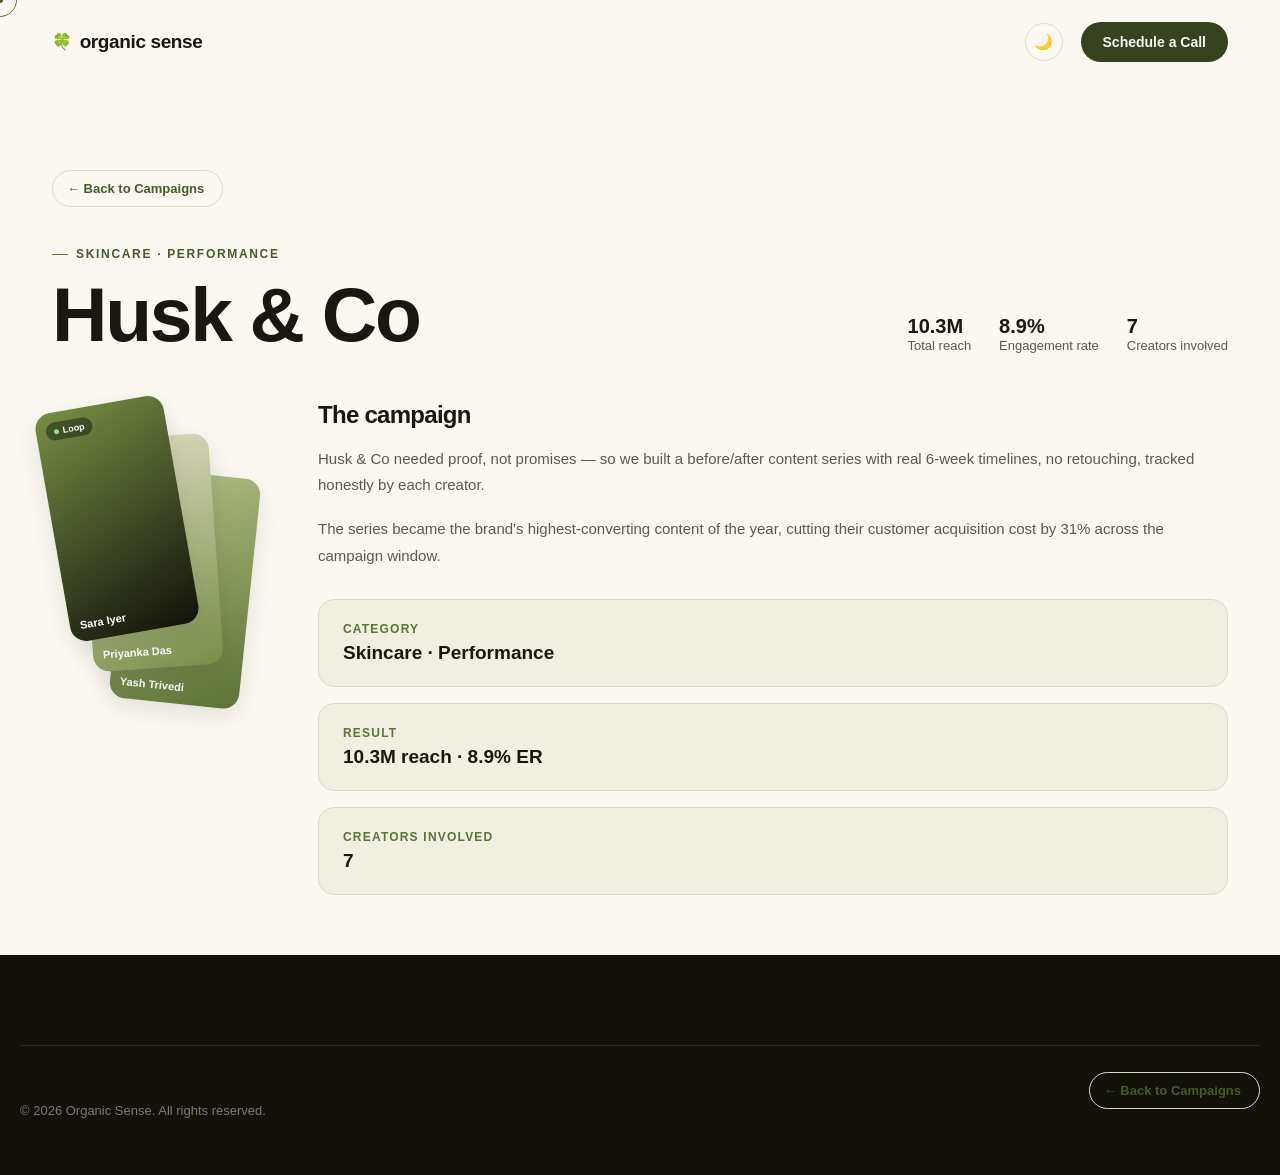
<file: brands/husk.html>
<!DOCTYPE html>
<html lang="en">
<head>
<meta charset="UTF-8">
<meta name="viewport" content="width=device-width, initial-scale=1.0">
<title>Husk &amp; Co — Organic Sense</title>
<link rel="preconnect" href="https://api.fontshare.com">
<link href="https://api.fontshare.com/v2/css?f[]=satoshi@400,500,700,900&display=swap" rel="stylesheet">
<link rel="stylesheet" href="../styles.css">
</head>
<body>

<div class="cursor-ring" id="cursorRing"></div>
<div class="cursor-dot" id="cursorDot"></div>

<header id="siteHeader" class="solid">
  <div class="wrap">
    <nav>
      <a href="../index.html" class="logo"><span class="leaf">🍀</span> organic sense</a>
      <div class="nav-cta">
        <button class="theme-toggle" id="themeToggle" data-hover aria-label="Toggle dark mode">🌙</button>
        <a href="../schedule-call.html" class="btn btn-primary" data-hover-big>Schedule a Call</a>
      </div>
    </nav>
  </div>
</header>

<section class="profile-hero">
  <div class="wrap">
    <a href="../index.html#work" class="back-btn" data-hover>← Back to Campaigns</a>
    <div class="profile-top">
      <div>
        <div class="eyebrow">Skincare · Performance</div>
        <h1 style="margin-top:14px;">Husk &amp; Co</h1>
      </div>
      <div class="profile-meta">
        <div><strong>10.3M</strong>Total reach</div>
        <div><strong>8.9%</strong>Engagement rate</div>
        <div><strong>7</strong>Creators involved</div>
      </div>
    </div>

    <div class="profile-grid">
      <div class="reveal on">
        <div class="reel-tilt-col">
          <div class="reel-tilt-stack three">
            <a class="reel-tilt-card c-back" href="https://www.instagram.com/" target="_blank" rel="noopener" data-hover-play><span class="rt-badge">Loop</span><span class="rt-name">Yash Trivedi</span></a>
            <a class="reel-tilt-card c-mid" href="https://www.instagram.com/" target="_blank" rel="noopener" data-hover-play><span class="rt-badge">Loop</span><span class="rt-name">Priyanka Das</span></a>
            <a class="reel-tilt-card c-front" href="https://www.instagram.com/" target="_blank" rel="noopener" data-hover-play><span class="rt-badge">Loop</span><span class="rt-name">Sara Iyer</span></a>
          </div>
        </div>
      </div>
      <div class="profile-left reveal on">
        <h3>The campaign</h3>
        <p>Husk & Co needed proof, not promises — so we built a before/after content series with real 6-week timelines, no retouching, tracked honestly by each creator.</p>
        <p>The series became the brand's highest-converting content of the year, cutting their customer acquisition cost by 31% across the campaign window.</p>
        <div class="profile-side" style="margin-top:30px;">
          <div class="side-card"><div class="lbl">Category</div><div class="val">Skincare · Performance</div></div>
          <div class="side-card"><div class="lbl">Result</div><div class="val">10.3M reach · 8.9% ER</div></div>
          <div class="side-card"><div class="lbl">Creators involved</div><div class="val">7</div></div>
        </div>
      </div>
    </div>
  </div>
</section>

<footer>
  <div class="wrap foot-bottom" style="border-top:1px solid #2B2B1B;padding-top:26px;">
    <span>© 2026 Organic Sense. All rights reserved.</span>
    <a href="../index.html#work" class="back-btn" data-hover>← Back to Campaigns</a>
  </div>
</footer>

<script src="../script.js"></script>
</body>
</html>
</file>
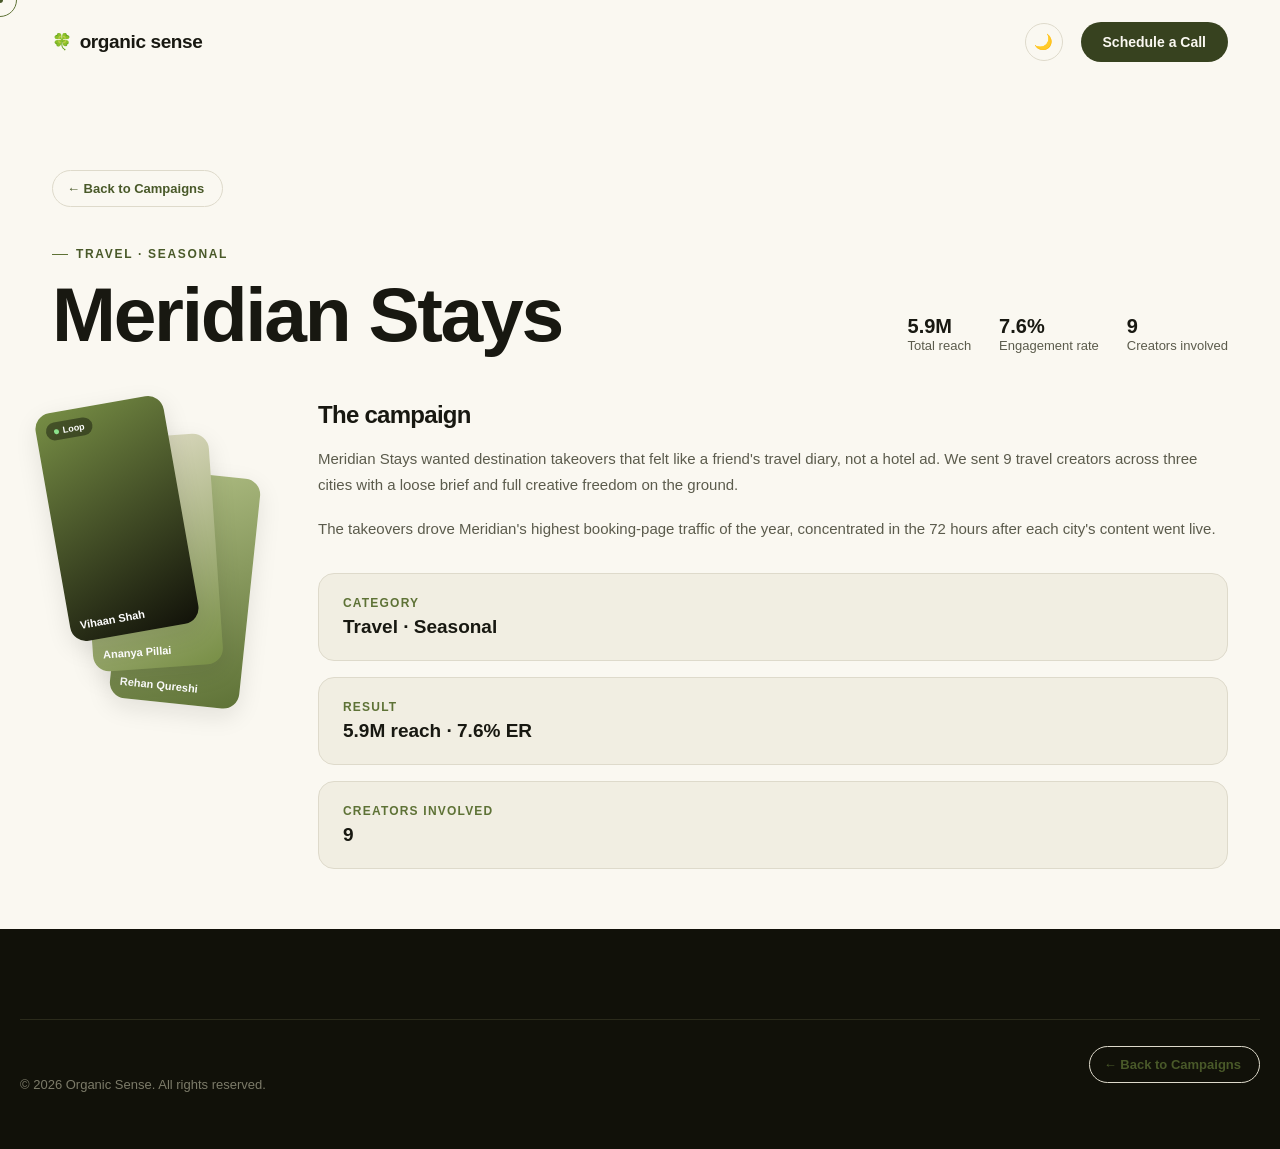
<file: brands/meridian.html>
<!DOCTYPE html>
<html lang="en">
<head>
<meta charset="UTF-8">
<meta name="viewport" content="width=device-width, initial-scale=1.0">
<title>Meridian Stays — Organic Sense</title>
<link rel="preconnect" href="https://api.fontshare.com">
<link href="https://api.fontshare.com/v2/css?f[]=satoshi@400,500,700,900&display=swap" rel="stylesheet">
<link rel="stylesheet" href="../styles.css">
</head>
<body>

<div class="cursor-ring" id="cursorRing"></div>
<div class="cursor-dot" id="cursorDot"></div>

<header id="siteHeader" class="solid">
  <div class="wrap">
    <nav>
      <a href="../index.html" class="logo"><span class="leaf">🍀</span> organic sense</a>
      <div class="nav-cta">
        <button class="theme-toggle" id="themeToggle" data-hover aria-label="Toggle dark mode">🌙</button>
        <a href="../schedule-call.html" class="btn btn-primary" data-hover-big>Schedule a Call</a>
      </div>
    </nav>
  </div>
</header>

<section class="profile-hero">
  <div class="wrap">
    <a href="../index.html#work" class="back-btn" data-hover>← Back to Campaigns</a>
    <div class="profile-top">
      <div>
        <div class="eyebrow">Travel · Seasonal</div>
        <h1 style="margin-top:14px;">Meridian Stays</h1>
      </div>
      <div class="profile-meta">
        <div><strong>5.9M</strong>Total reach</div>
        <div><strong>7.6%</strong>Engagement rate</div>
        <div><strong>9</strong>Creators involved</div>
      </div>
    </div>

    <div class="profile-grid">
      <div class="reveal on">
        <div class="reel-tilt-col">
          <div class="reel-tilt-stack three">
            <a class="reel-tilt-card c-back" href="https://www.instagram.com/" target="_blank" rel="noopener" data-hover-play><span class="rt-badge">Loop</span><span class="rt-name">Rehan Qureshi</span></a>
            <a class="reel-tilt-card c-mid" href="https://www.instagram.com/" target="_blank" rel="noopener" data-hover-play><span class="rt-badge">Loop</span><span class="rt-name">Ananya Pillai</span></a>
            <a class="reel-tilt-card c-front" href="https://www.instagram.com/" target="_blank" rel="noopener" data-hover-play><span class="rt-badge">Loop</span><span class="rt-name">Vihaan Shah</span></a>
          </div>
        </div>
      </div>
      <div class="profile-left reveal on">
        <h3>The campaign</h3>
        <p>Meridian Stays wanted destination takeovers that felt like a friend's travel diary, not a hotel ad. We sent 9 travel creators across three cities with a loose brief and full creative freedom on the ground.</p>
        <p>The takeovers drove Meridian's highest booking-page traffic of the year, concentrated in the 72 hours after each city's content went live.</p>
        <div class="profile-side" style="margin-top:30px;">
          <div class="side-card"><div class="lbl">Category</div><div class="val">Travel · Seasonal</div></div>
          <div class="side-card"><div class="lbl">Result</div><div class="val">5.9M reach · 7.6% ER</div></div>
          <div class="side-card"><div class="lbl">Creators involved</div><div class="val">9</div></div>
        </div>
      </div>
    </div>
  </div>
</section>

<footer>
  <div class="wrap foot-bottom" style="border-top:1px solid #2B2B1B;padding-top:26px;">
    <span>© 2026 Organic Sense. All rights reserved.</span>
    <a href="../index.html#work" class="back-btn" data-hover>← Back to Campaigns</a>
  </div>
</footer>

<script src="../script.js"></script>
</body>
</html>
</file>
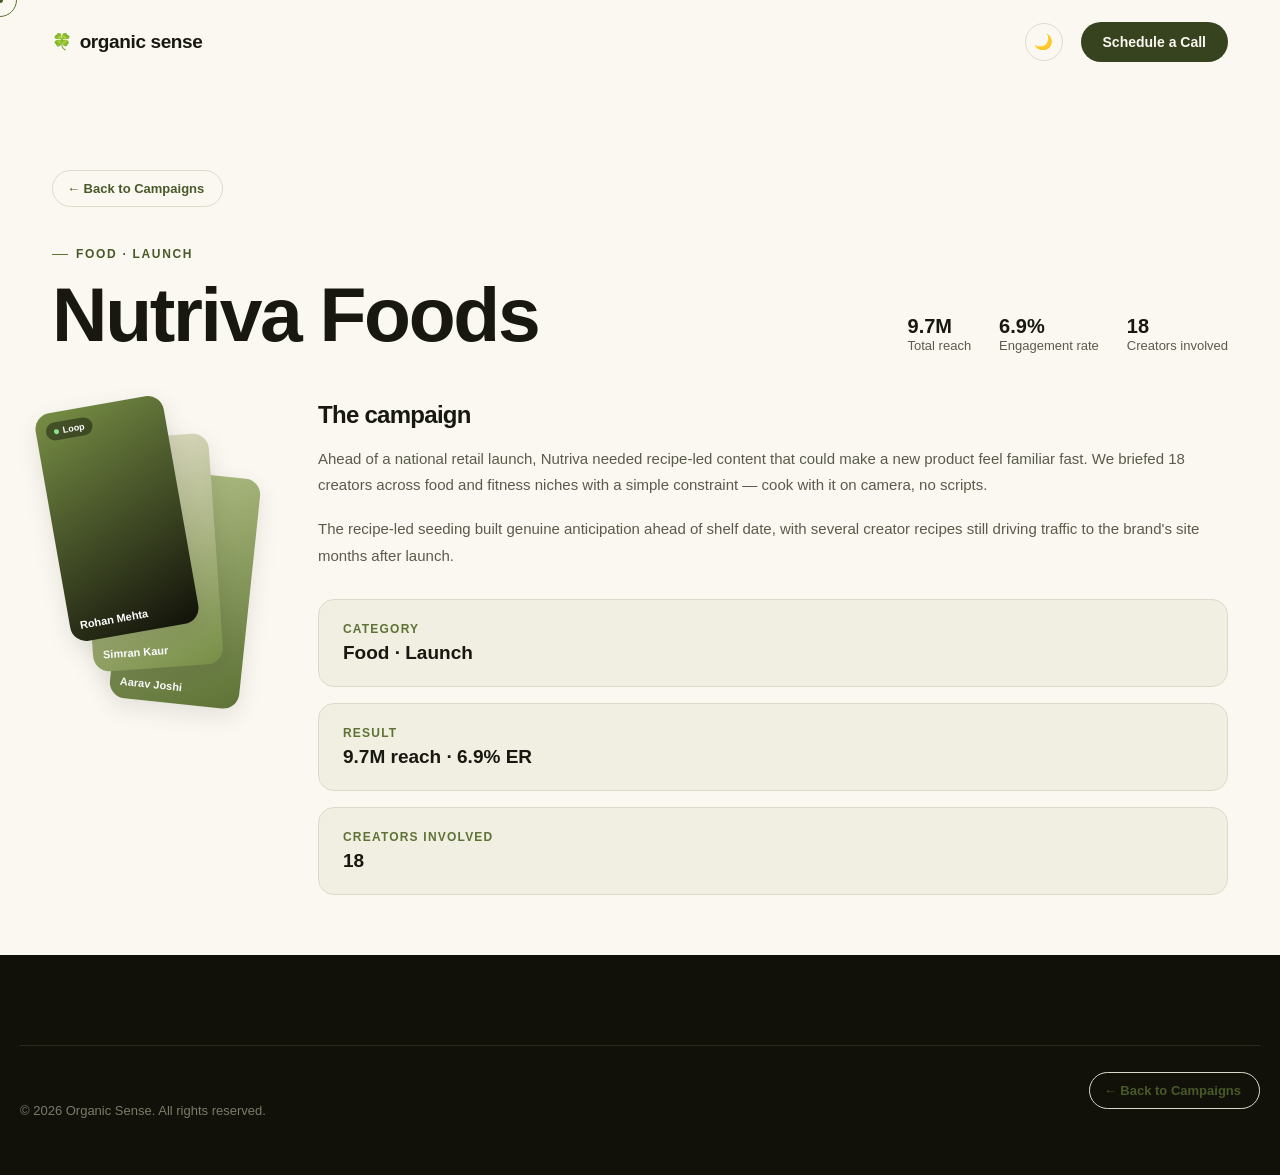
<file: brands/nutriva.html>
<!DOCTYPE html>
<html lang="en">
<head>
<meta charset="UTF-8">
<meta name="viewport" content="width=device-width, initial-scale=1.0">
<title>Nutriva Foods — Organic Sense</title>
<link rel="preconnect" href="https://api.fontshare.com">
<link href="https://api.fontshare.com/v2/css?f[]=satoshi@400,500,700,900&display=swap" rel="stylesheet">
<link rel="stylesheet" href="../styles.css">
</head>
<body>

<div class="cursor-ring" id="cursorRing"></div>
<div class="cursor-dot" id="cursorDot"></div>

<header id="siteHeader" class="solid">
  <div class="wrap">
    <nav>
      <a href="../index.html" class="logo"><span class="leaf">🍀</span> organic sense</a>
      <div class="nav-cta">
        <button class="theme-toggle" id="themeToggle" data-hover aria-label="Toggle dark mode">🌙</button>
        <a href="../schedule-call.html" class="btn btn-primary" data-hover-big>Schedule a Call</a>
      </div>
    </nav>
  </div>
</header>

<section class="profile-hero">
  <div class="wrap">
    <a href="../index.html#work" class="back-btn" data-hover>← Back to Campaigns</a>
    <div class="profile-top">
      <div>
        <div class="eyebrow">Food · Launch</div>
        <h1 style="margin-top:14px;">Nutriva Foods</h1>
      </div>
      <div class="profile-meta">
        <div><strong>9.7M</strong>Total reach</div>
        <div><strong>6.9%</strong>Engagement rate</div>
        <div><strong>18</strong>Creators involved</div>
      </div>
    </div>

    <div class="profile-grid">
      <div class="reveal on">
        <div class="reel-tilt-col">
          <div class="reel-tilt-stack three">
            <a class="reel-tilt-card c-back" href="https://www.instagram.com/" target="_blank" rel="noopener" data-hover-play><span class="rt-badge">Loop</span><span class="rt-name">Aarav Joshi</span></a>
            <a class="reel-tilt-card c-mid" href="https://www.instagram.com/" target="_blank" rel="noopener" data-hover-play><span class="rt-badge">Loop</span><span class="rt-name">Simran Kaur</span></a>
            <a class="reel-tilt-card c-front" href="https://www.instagram.com/" target="_blank" rel="noopener" data-hover-play><span class="rt-badge">Loop</span><span class="rt-name">Rohan Mehta</span></a>
          </div>
        </div>
      </div>
      <div class="profile-left reveal on">
        <h3>The campaign</h3>
        <p>Ahead of a national retail launch, Nutriva needed recipe-led content that could make a new product feel familiar fast. We briefed 18 creators across food and fitness niches with a simple constraint — cook with it on camera, no scripts.</p>
        <p>The recipe-led seeding built genuine anticipation ahead of shelf date, with several creator recipes still driving traffic to the brand's site months after launch.</p>
        <div class="profile-side" style="margin-top:30px;">
          <div class="side-card"><div class="lbl">Category</div><div class="val">Food · Launch</div></div>
          <div class="side-card"><div class="lbl">Result</div><div class="val">9.7M reach · 6.9% ER</div></div>
          <div class="side-card"><div class="lbl">Creators involved</div><div class="val">18</div></div>
        </div>
      </div>
    </div>
  </div>
</section>

<footer>
  <div class="wrap foot-bottom" style="border-top:1px solid #2B2B1B;padding-top:26px;">
    <span>© 2026 Organic Sense. All rights reserved.</span>
    <a href="../index.html#work" class="back-btn" data-hover>← Back to Campaigns</a>
  </div>
</footer>

<script src="../script.js"></script>
</body>
</html>
</file>
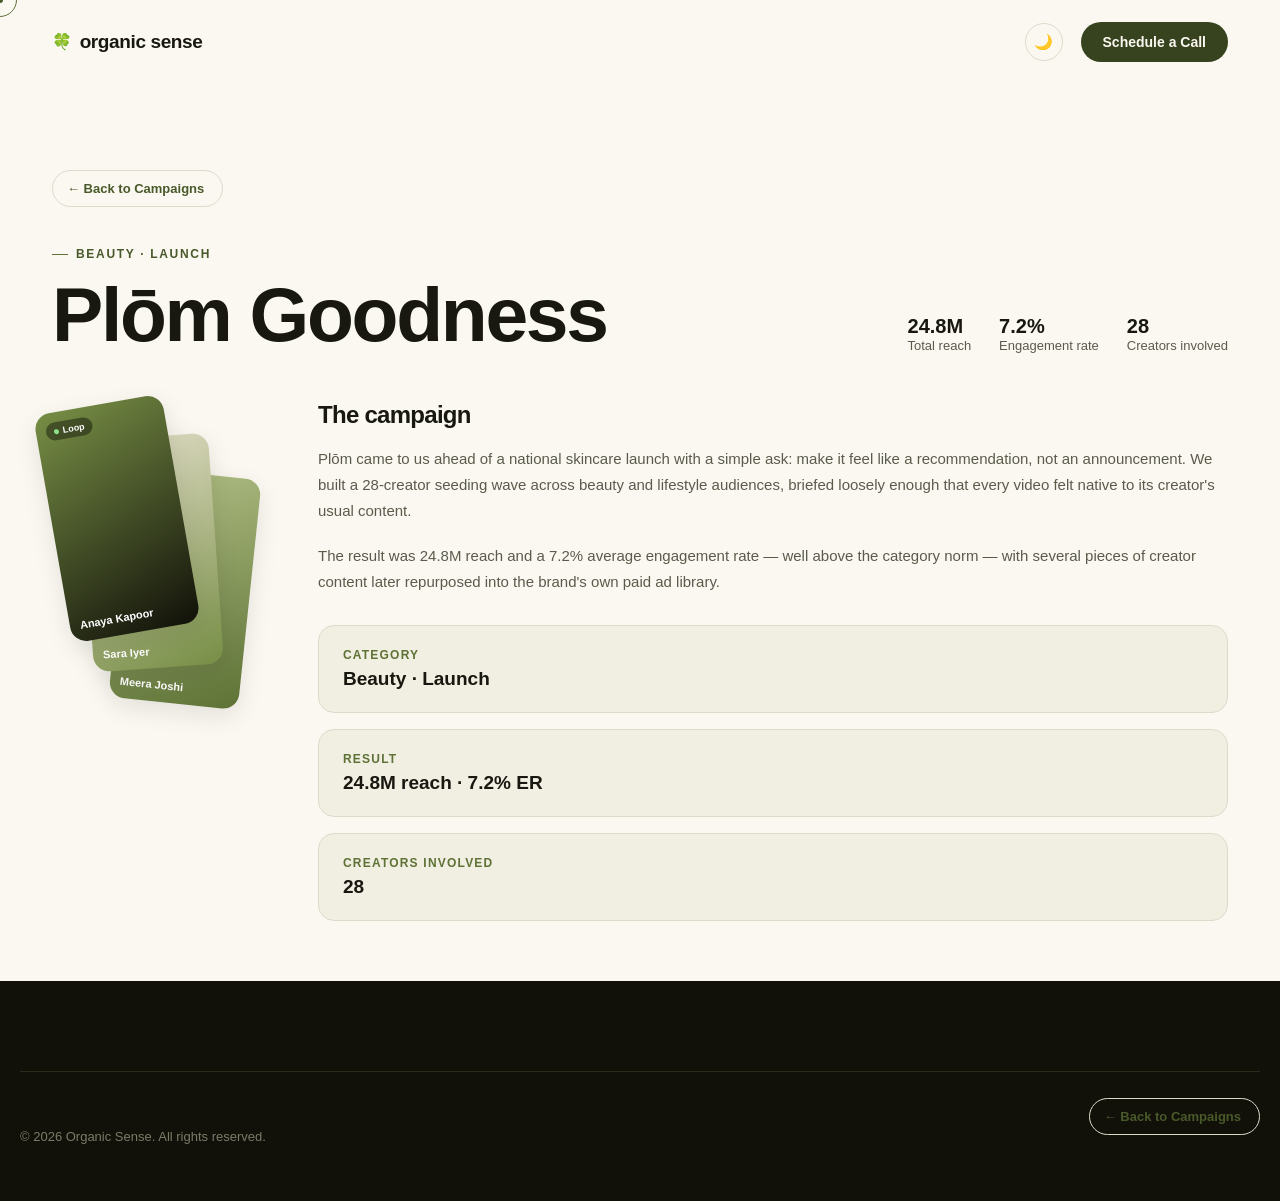
<file: brands/plom.html>
<!DOCTYPE html>
<html lang="en">
<head>
<meta charset="UTF-8">
<meta name="viewport" content="width=device-width, initial-scale=1.0">
<title>Plōm Goodness — Organic Sense</title>
<link rel="preconnect" href="https://api.fontshare.com">
<link href="https://api.fontshare.com/v2/css?f[]=satoshi@400,500,700,900&display=swap" rel="stylesheet">
<link rel="stylesheet" href="../styles.css">
</head>
<body>

<div class="cursor-ring" id="cursorRing"></div>
<div class="cursor-dot" id="cursorDot"></div>

<header id="siteHeader" class="solid">
  <div class="wrap">
    <nav>
      <a href="../index.html" class="logo"><span class="leaf">🍀</span> organic sense</a>
      <div class="nav-cta">
        <button class="theme-toggle" id="themeToggle" data-hover aria-label="Toggle dark mode">🌙</button>
        <a href="../schedule-call.html" class="btn btn-primary" data-hover-big>Schedule a Call</a>
      </div>
    </nav>
  </div>
</header>

<section class="profile-hero">
  <div class="wrap">
    <a href="../index.html#work" class="back-btn" data-hover>← Back to Campaigns</a>
    <div class="profile-top">
      <div>
        <div class="eyebrow">Beauty · Launch</div>
        <h1 style="margin-top:14px;">Plōm Goodness</h1>
      </div>
      <div class="profile-meta">
        <div><strong>24.8M</strong>Total reach</div>
        <div><strong>7.2%</strong>Engagement rate</div>
        <div><strong>28</strong>Creators involved</div>
      </div>
    </div>

    <div class="profile-grid">
      <div class="reveal on">
        <div class="reel-tilt-col">
          <div class="reel-tilt-stack three">
            <a class="reel-tilt-card c-back" href="https://www.instagram.com/" target="_blank" rel="noopener" data-hover-play><span class="rt-badge">Loop</span><span class="rt-name">Meera Joshi</span></a>
            <a class="reel-tilt-card c-mid" href="https://www.instagram.com/" target="_blank" rel="noopener" data-hover-play><span class="rt-badge">Loop</span><span class="rt-name">Sara Iyer</span></a>
            <a class="reel-tilt-card c-front" href="https://www.instagram.com/" target="_blank" rel="noopener" data-hover-play><span class="rt-badge">Loop</span><span class="rt-name">Anaya Kapoor</span></a>
          </div>
        </div>
      </div>
      <div class="profile-left reveal on">
        <h3>The campaign</h3>
        <p>Plōm came to us ahead of a national skincare launch with a simple ask: make it feel like a recommendation, not an announcement. We built a 28-creator seeding wave across beauty and lifestyle audiences, briefed loosely enough that every video felt native to its creator's usual content.</p>
        <p>The result was 24.8M reach and a 7.2% average engagement rate — well above the category norm — with several pieces of creator content later repurposed into the brand's own paid ad library.</p>
        <div class="profile-side" style="margin-top:30px;">
          <div class="side-card"><div class="lbl">Category</div><div class="val">Beauty · Launch</div></div>
          <div class="side-card"><div class="lbl">Result</div><div class="val">24.8M reach · 7.2% ER</div></div>
          <div class="side-card"><div class="lbl">Creators involved</div><div class="val">28</div></div>
        </div>
      </div>
    </div>
  </div>
</section>

<footer>
  <div class="wrap foot-bottom" style="border-top:1px solid #2B2B1B;padding-top:26px;">
    <span>© 2026 Organic Sense. All rights reserved.</span>
    <a href="../index.html#work" class="back-btn" data-hover>← Back to Campaigns</a>
  </div>
</footer>

<script src="../script.js"></script>
</body>
</html>
</file>
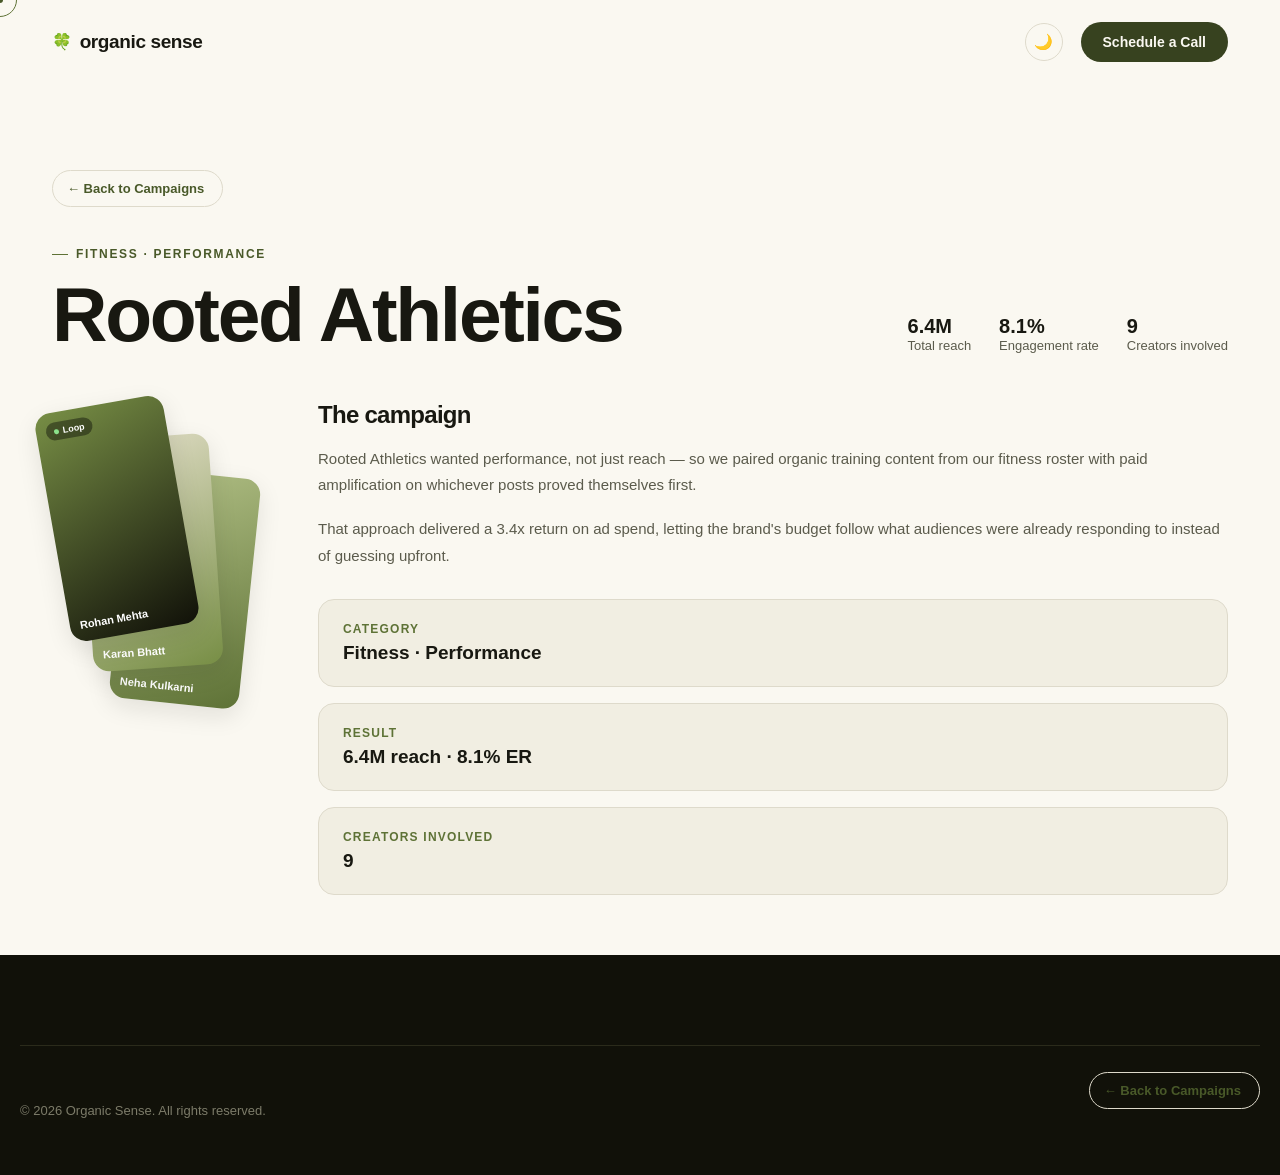
<file: brands/rooted.html>
<!DOCTYPE html>
<html lang="en">
<head>
<meta charset="UTF-8">
<meta name="viewport" content="width=device-width, initial-scale=1.0">
<title>Rooted Athletics — Organic Sense</title>
<link rel="preconnect" href="https://api.fontshare.com">
<link href="https://api.fontshare.com/v2/css?f[]=satoshi@400,500,700,900&display=swap" rel="stylesheet">
<link rel="stylesheet" href="../styles.css">
</head>
<body>

<div class="cursor-ring" id="cursorRing"></div>
<div class="cursor-dot" id="cursorDot"></div>

<header id="siteHeader" class="solid">
  <div class="wrap">
    <nav>
      <a href="../index.html" class="logo"><span class="leaf">🍀</span> organic sense</a>
      <div class="nav-cta">
        <button class="theme-toggle" id="themeToggle" data-hover aria-label="Toggle dark mode">🌙</button>
        <a href="../schedule-call.html" class="btn btn-primary" data-hover-big>Schedule a Call</a>
      </div>
    </nav>
  </div>
</header>

<section class="profile-hero">
  <div class="wrap">
    <a href="../index.html#work" class="back-btn" data-hover>← Back to Campaigns</a>
    <div class="profile-top">
      <div>
        <div class="eyebrow">Fitness · Performance</div>
        <h1 style="margin-top:14px;">Rooted Athletics</h1>
      </div>
      <div class="profile-meta">
        <div><strong>6.4M</strong>Total reach</div>
        <div><strong>8.1%</strong>Engagement rate</div>
        <div><strong>9</strong>Creators involved</div>
      </div>
    </div>

    <div class="profile-grid">
      <div class="reveal on">
        <div class="reel-tilt-col">
          <div class="reel-tilt-stack three">
            <a class="reel-tilt-card c-back" href="https://www.instagram.com/" target="_blank" rel="noopener" data-hover-play><span class="rt-badge">Loop</span><span class="rt-name">Neha Kulkarni</span></a>
            <a class="reel-tilt-card c-mid" href="https://www.instagram.com/" target="_blank" rel="noopener" data-hover-play><span class="rt-badge">Loop</span><span class="rt-name">Karan Bhatt</span></a>
            <a class="reel-tilt-card c-front" href="https://www.instagram.com/" target="_blank" rel="noopener" data-hover-play><span class="rt-badge">Loop</span><span class="rt-name">Rohan Mehta</span></a>
          </div>
        </div>
      </div>
      <div class="profile-left reveal on">
        <h3>The campaign</h3>
        <p>Rooted Athletics wanted performance, not just reach — so we paired organic training content from our fitness roster with paid amplification on whichever posts proved themselves first.</p>
        <p>That approach delivered a 3.4x return on ad spend, letting the brand's budget follow what audiences were already responding to instead of guessing upfront.</p>
        <div class="profile-side" style="margin-top:30px;">
          <div class="side-card"><div class="lbl">Category</div><div class="val">Fitness · Performance</div></div>
          <div class="side-card"><div class="lbl">Result</div><div class="val">6.4M reach · 8.1% ER</div></div>
          <div class="side-card"><div class="lbl">Creators involved</div><div class="val">9</div></div>
        </div>
      </div>
    </div>
  </div>
</section>

<footer>
  <div class="wrap foot-bottom" style="border-top:1px solid #2B2B1B;padding-top:26px;">
    <span>© 2026 Organic Sense. All rights reserved.</span>
    <a href="../index.html#work" class="back-btn" data-hover>← Back to Campaigns</a>
  </div>
</footer>

<script src="../script.js"></script>
</body>
</html>
</file>
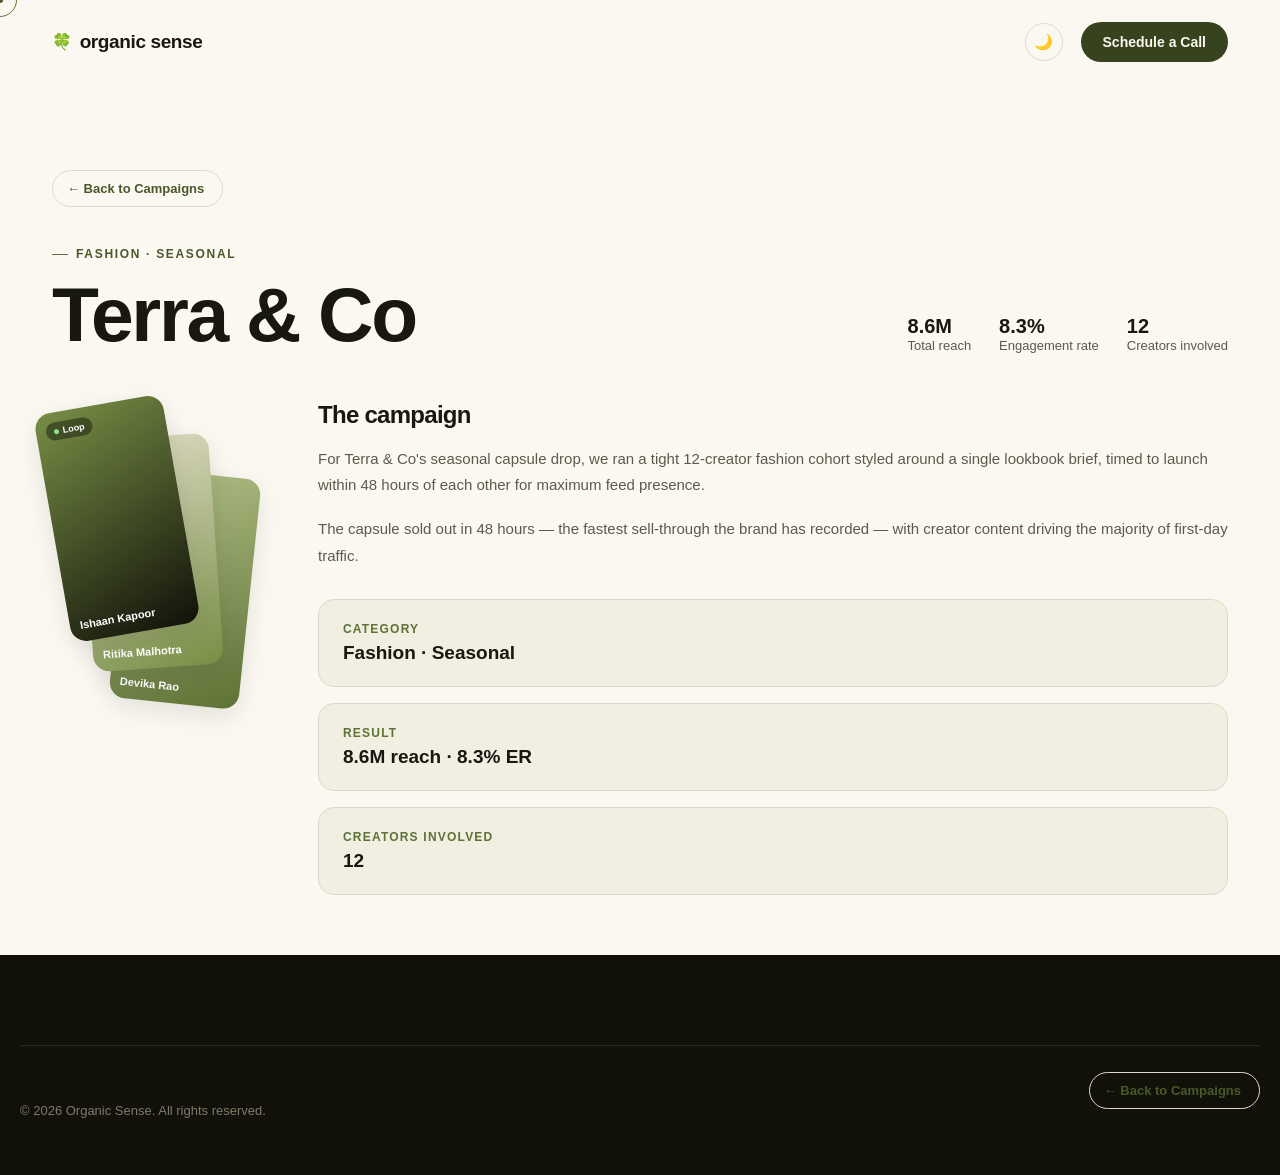
<file: brands/terra.html>
<!DOCTYPE html>
<html lang="en">
<head>
<meta charset="UTF-8">
<meta name="viewport" content="width=device-width, initial-scale=1.0">
<title>Terra & Co — Organic Sense</title>
<link rel="preconnect" href="https://api.fontshare.com">
<link href="https://api.fontshare.com/v2/css?f[]=satoshi@400,500,700,900&display=swap" rel="stylesheet">
<link rel="stylesheet" href="../styles.css">
</head>
<body>

<div class="cursor-ring" id="cursorRing"></div>
<div class="cursor-dot" id="cursorDot"></div>

<header id="siteHeader" class="solid">
  <div class="wrap">
    <nav>
      <a href="../index.html" class="logo"><span class="leaf">🍀</span> organic sense</a>
      <div class="nav-cta">
        <button class="theme-toggle" id="themeToggle" data-hover aria-label="Toggle dark mode">🌙</button>
        <a href="../schedule-call.html" class="btn btn-primary" data-hover-big>Schedule a Call</a>
      </div>
    </nav>
  </div>
</header>

<section class="profile-hero">
  <div class="wrap">
    <a href="../index.html#work" class="back-btn" data-hover>← Back to Campaigns</a>
    <div class="profile-top">
      <div>
        <div class="eyebrow">Fashion · Seasonal</div>
        <h1 style="margin-top:14px;">Terra & Co</h1>
      </div>
      <div class="profile-meta">
        <div><strong>8.6M</strong>Total reach</div>
        <div><strong>8.3%</strong>Engagement rate</div>
        <div><strong>12</strong>Creators involved</div>
      </div>
    </div>

    <div class="profile-grid">
      <div class="reveal on">
        <div class="reel-tilt-col">
          <div class="reel-tilt-stack three">
            <a class="reel-tilt-card c-back" href="https://www.instagram.com/" target="_blank" rel="noopener" data-hover-play><span class="rt-badge">Loop</span><span class="rt-name">Devika Rao</span></a>
            <a class="reel-tilt-card c-mid" href="https://www.instagram.com/" target="_blank" rel="noopener" data-hover-play><span class="rt-badge">Loop</span><span class="rt-name">Ritika Malhotra</span></a>
            <a class="reel-tilt-card c-front" href="https://www.instagram.com/" target="_blank" rel="noopener" data-hover-play><span class="rt-badge">Loop</span><span class="rt-name">Ishaan Kapoor</span></a>
          </div>
        </div>
      </div>
      <div class="profile-left reveal on">
        <h3>The campaign</h3>
        <p>For Terra & Co's seasonal capsule drop, we ran a tight 12-creator fashion cohort styled around a single lookbook brief, timed to launch within 48 hours of each other for maximum feed presence.</p>
        <p>The capsule sold out in 48 hours — the fastest sell-through the brand has recorded — with creator content driving the majority of first-day traffic.</p>
        <div class="profile-side" style="margin-top:30px;">
          <div class="side-card"><div class="lbl">Category</div><div class="val">Fashion · Seasonal</div></div>
          <div class="side-card"><div class="lbl">Result</div><div class="val">8.6M reach · 8.3% ER</div></div>
          <div class="side-card"><div class="lbl">Creators involved</div><div class="val">12</div></div>
        </div>
      </div>
    </div>
  </div>
</section>

<footer>
  <div class="wrap foot-bottom" style="border-top:1px solid #2B2B1B;padding-top:26px;">
    <span>© 2026 Organic Sense. All rights reserved.</span>
    <a href="../index.html#work" class="back-btn" data-hover>← Back to Campaigns</a>
  </div>
</footer>

<script src="../script.js"></script>
</body>
</html>
</file>
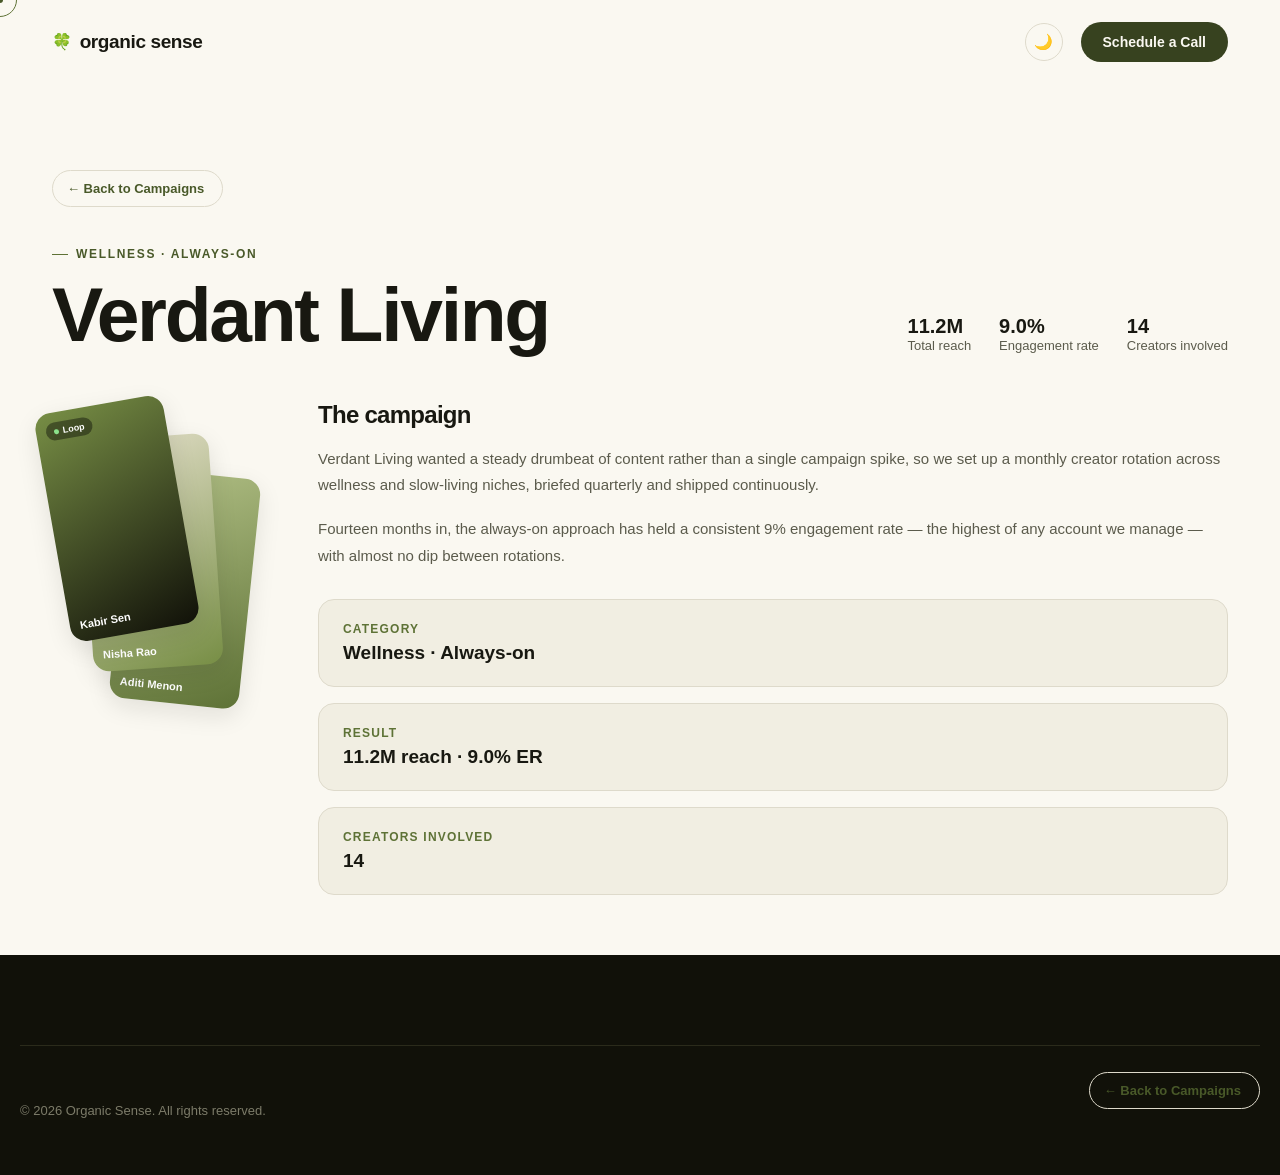
<file: brands/verdant.html>
<!DOCTYPE html>
<html lang="en">
<head>
<meta charset="UTF-8">
<meta name="viewport" content="width=device-width, initial-scale=1.0">
<title>Verdant Living — Organic Sense</title>
<link rel="preconnect" href="https://api.fontshare.com">
<link href="https://api.fontshare.com/v2/css?f[]=satoshi@400,500,700,900&display=swap" rel="stylesheet">
<link rel="stylesheet" href="../styles.css">
</head>
<body>

<div class="cursor-ring" id="cursorRing"></div>
<div class="cursor-dot" id="cursorDot"></div>

<header id="siteHeader" class="solid">
  <div class="wrap">
    <nav>
      <a href="../index.html" class="logo"><span class="leaf">🍀</span> organic sense</a>
      <div class="nav-cta">
        <button class="theme-toggle" id="themeToggle" data-hover aria-label="Toggle dark mode">🌙</button>
        <a href="../schedule-call.html" class="btn btn-primary" data-hover-big>Schedule a Call</a>
      </div>
    </nav>
  </div>
</header>

<section class="profile-hero">
  <div class="wrap">
    <a href="../index.html#work" class="back-btn" data-hover>← Back to Campaigns</a>
    <div class="profile-top">
      <div>
        <div class="eyebrow">Wellness · Always-on</div>
        <h1 style="margin-top:14px;">Verdant Living</h1>
      </div>
      <div class="profile-meta">
        <div><strong>11.2M</strong>Total reach</div>
        <div><strong>9.0%</strong>Engagement rate</div>
        <div><strong>14</strong>Creators involved</div>
      </div>
    </div>

    <div class="profile-grid">
      <div class="reveal on">
        <div class="reel-tilt-col">
          <div class="reel-tilt-stack three">
            <a class="reel-tilt-card c-back" href="https://www.instagram.com/" target="_blank" rel="noopener" data-hover-play><span class="rt-badge">Loop</span><span class="rt-name">Aditi Menon</span></a>
            <a class="reel-tilt-card c-mid" href="https://www.instagram.com/" target="_blank" rel="noopener" data-hover-play><span class="rt-badge">Loop</span><span class="rt-name">Nisha Rao</span></a>
            <a class="reel-tilt-card c-front" href="https://www.instagram.com/" target="_blank" rel="noopener" data-hover-play><span class="rt-badge">Loop</span><span class="rt-name">Kabir Sen</span></a>
          </div>
        </div>
      </div>
      <div class="profile-left reveal on">
        <h3>The campaign</h3>
        <p>Verdant Living wanted a steady drumbeat of content rather than a single campaign spike, so we set up a monthly creator rotation across wellness and slow-living niches, briefed quarterly and shipped continuously.</p>
        <p>Fourteen months in, the always-on approach has held a consistent 9% engagement rate — the highest of any account we manage — with almost no dip between rotations.</p>
        <div class="profile-side" style="margin-top:30px;">
          <div class="side-card"><div class="lbl">Category</div><div class="val">Wellness · Always-on</div></div>
          <div class="side-card"><div class="lbl">Result</div><div class="val">11.2M reach · 9.0% ER</div></div>
          <div class="side-card"><div class="lbl">Creators involved</div><div class="val">14</div></div>
        </div>
      </div>
    </div>
  </div>
</section>

<footer>
  <div class="wrap foot-bottom" style="border-top:1px solid #2B2B1B;padding-top:26px;">
    <span>© 2026 Organic Sense. All rights reserved.</span>
    <a href="../index.html#work" class="back-btn" data-hover>← Back to Campaigns</a>
  </div>
</footer>

<script src="../script.js"></script>
</body>
</html>
</file>
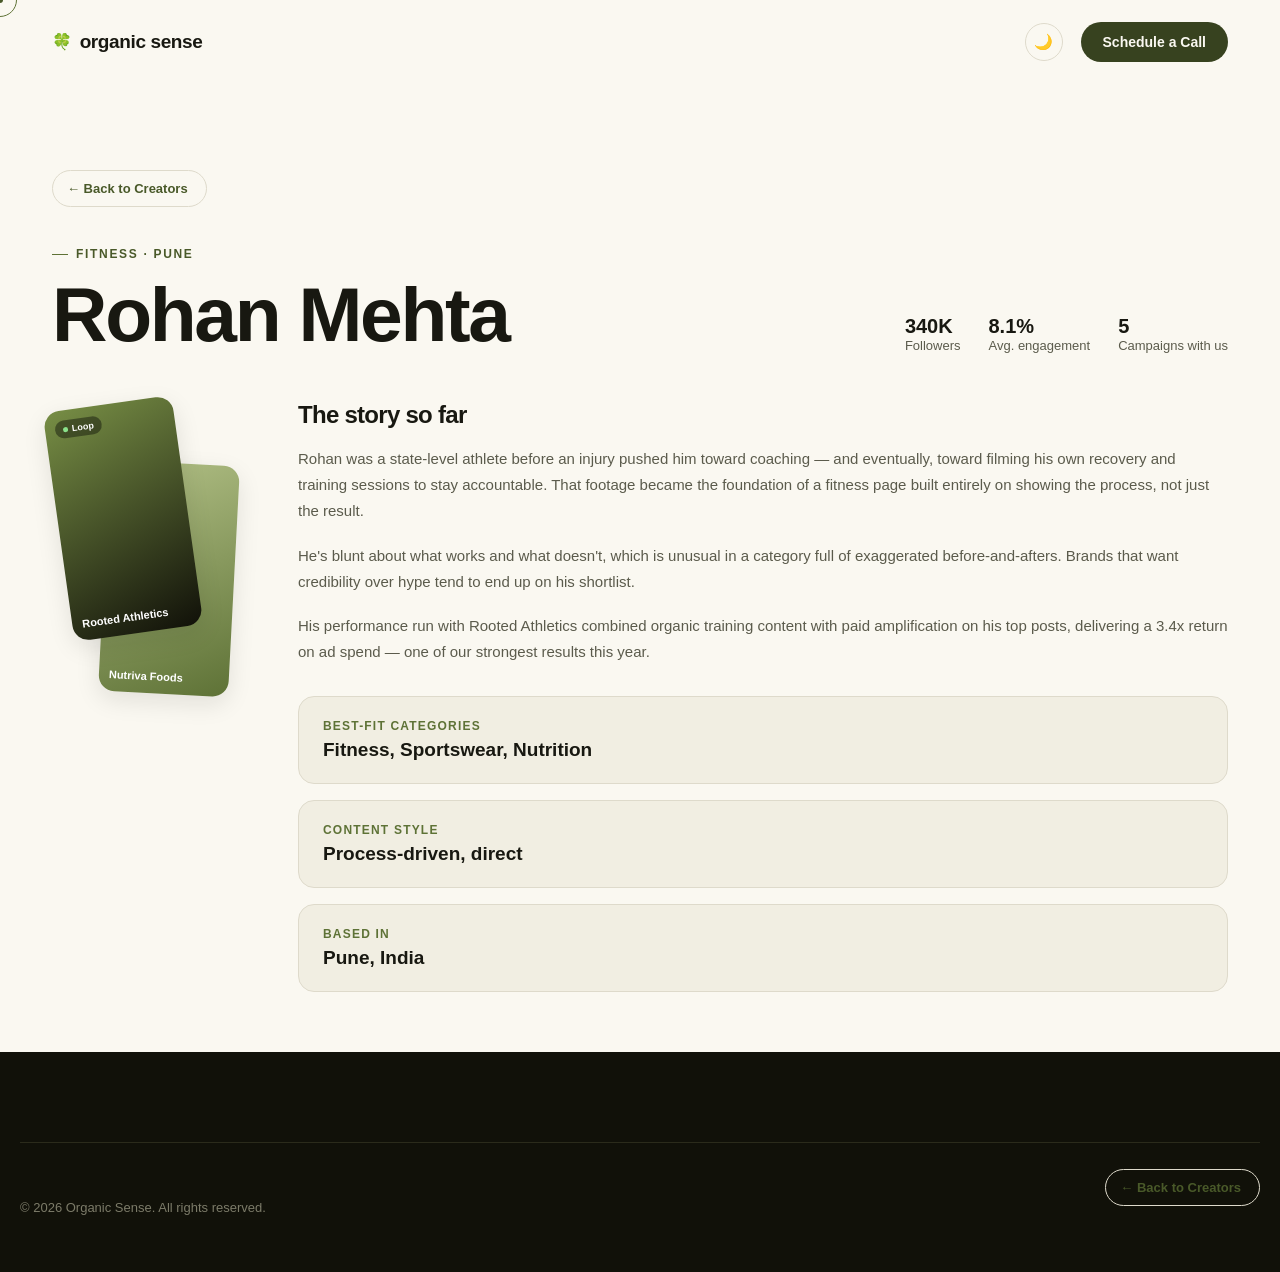
<file: creators/rohan.html>
<!DOCTYPE html>
<html lang="en">
<head>
<meta charset="UTF-8">
<meta name="viewport" content="width=device-width, initial-scale=1.0">
<title>Rohan Mehta — Organic Sense</title>
<link rel="preconnect" href="https://api.fontshare.com">
<link href="https://api.fontshare.com/v2/css?f[]=satoshi@400,500,700,900&display=swap" rel="stylesheet">
<link rel="stylesheet" href="../styles.css">
</head>
<body>

<div class="cursor-ring" id="cursorRing"></div>
<div class="cursor-dot" id="cursorDot"></div>

<header id="siteHeader" class="solid">
  <div class="wrap">
    <nav>
      <a href="../index.html" class="logo"><span class="leaf">🍀</span> organic sense</a>
      <div class="nav-cta">
        <button class="theme-toggle" id="themeToggle" data-hover aria-label="Toggle dark mode">🌙</button>
        <a href="../schedule-call.html" class="btn btn-primary" data-hover-big>Schedule a Call</a>
      </div>
    </nav>
  </div>
</header>

<section class="profile-hero">
  <div class="wrap">
    <a href="../index.html#creators" class="back-btn" data-hover>← Back to Creators</a>
    <div class="profile-top">
      <div>
        <div class="eyebrow">Fitness · Pune</div>
        <h1 style="margin-top:14px;">Rohan Mehta</h1>
      </div>
      <div class="profile-meta">
        <div><strong>340K</strong>Followers</div>
        <div><strong>8.1%</strong>Avg. engagement</div>
        <div><strong>5</strong>Campaigns with us</div>
      </div>
    </div>

    <div class="profile-grid">
      <div class="reveal on">
        <div class="reel-tilt-col">
          <div class="reel-tilt-stack two">
            <a class="reel-tilt-card c-back" href="https://www.instagram.com/" target="_blank" rel="noopener" data-hover-play><span class="rt-badge">Loop</span><span class="rt-name">Nutriva Foods</span></a>
            <a class="reel-tilt-card c-front" href="https://www.instagram.com/" target="_blank" rel="noopener" data-hover-play><span class="rt-badge">Loop</span><span class="rt-name">Rooted Athletics</span></a>
          </div>
        </div>
      </div>
      <div class="profile-left reveal on">
        <h3>The story so far</h3>
        <p>Rohan was a state-level athlete before an injury pushed him toward coaching — and eventually, toward filming his own recovery and training sessions to stay accountable. That footage became the foundation of a fitness page built entirely on showing the process, not just the result.</p>
        <p>He's blunt about what works and what doesn't, which is unusual in a category full of exaggerated before-and-afters. Brands that want credibility over hype tend to end up on his shortlist.</p>
        <p>His performance run with Rooted Athletics combined organic training content with paid amplification on his top posts, delivering a 3.4x return on ad spend — one of our strongest results this year.</p>
        <div class="profile-side" style="margin-top:30px;">
          <div class="side-card"><div class="lbl">Best-fit categories</div><div class="val">Fitness, Sportswear, Nutrition</div></div>
          <div class="side-card"><div class="lbl">Content style</div><div class="val">Process-driven, direct</div></div>
          <div class="side-card"><div class="lbl">Based in</div><div class="val">Pune, India</div></div>
        </div>
      </div>
    </div>
  </div>
</section>

<footer>
  <div class="wrap foot-bottom" style="border-top:1px solid #2B2B1B;padding-top:26px;">
    <span>© 2026 Organic Sense. All rights reserved.</span>
    <a href="../index.html#creators" class="back-btn" data-hover>← Back to Creators</a>
  </div>
</footer>

<script src="../script.js"></script>
</body>
</html>
</file>
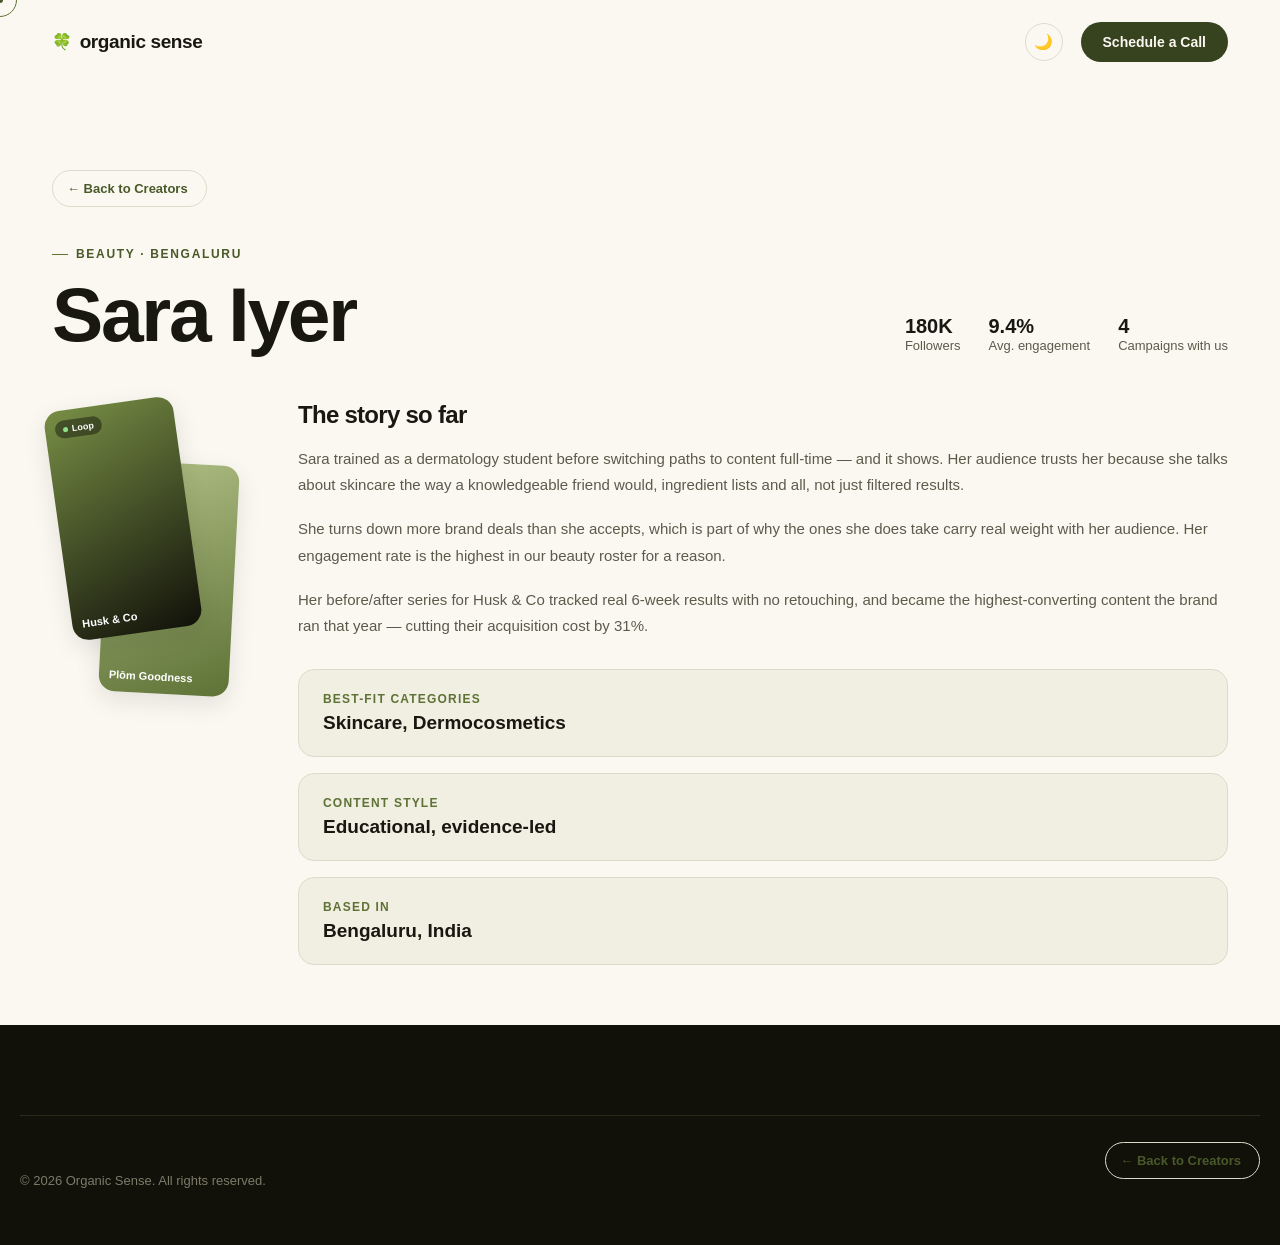
<file: creators/sara.html>
<!DOCTYPE html>
<html lang="en">
<head>
<meta charset="UTF-8">
<meta name="viewport" content="width=device-width, initial-scale=1.0">
<title>Sara Iyer — Organic Sense</title>
<link rel="preconnect" href="https://api.fontshare.com">
<link href="https://api.fontshare.com/v2/css?f[]=satoshi@400,500,700,900&display=swap" rel="stylesheet">
<link rel="stylesheet" href="../styles.css">
</head>
<body>

<div class="cursor-ring" id="cursorRing"></div>
<div class="cursor-dot" id="cursorDot"></div>

<header id="siteHeader" class="solid">
  <div class="wrap">
    <nav>
      <a href="../index.html" class="logo"><span class="leaf">🍀</span> organic sense</a>
      <div class="nav-cta">
        <button class="theme-toggle" id="themeToggle" data-hover aria-label="Toggle dark mode">🌙</button>
        <a href="../schedule-call.html" class="btn btn-primary" data-hover-big>Schedule a Call</a>
      </div>
    </nav>
  </div>
</header>

<section class="profile-hero">
  <div class="wrap">
    <a href="../index.html#creators" class="back-btn" data-hover>← Back to Creators</a>
    <div class="profile-top">
      <div>
        <div class="eyebrow">Beauty · Bengaluru</div>
        <h1 style="margin-top:14px;">Sara Iyer</h1>
      </div>
      <div class="profile-meta">
        <div><strong>180K</strong>Followers</div>
        <div><strong>9.4%</strong>Avg. engagement</div>
        <div><strong>4</strong>Campaigns with us</div>
      </div>
    </div>

    <div class="profile-grid">
      <div class="reveal on">
        <div class="reel-tilt-col">
          <div class="reel-tilt-stack two">
            <a class="reel-tilt-card c-back" href="https://www.instagram.com/" target="_blank" rel="noopener" data-hover-play><span class="rt-badge">Loop</span><span class="rt-name">Plōm Goodness</span></a>
            <a class="reel-tilt-card c-front" href="https://www.instagram.com/" target="_blank" rel="noopener" data-hover-play><span class="rt-badge">Loop</span><span class="rt-name">Husk &amp; Co</span></a>
          </div>
        </div>
      </div>
      <div class="profile-left reveal on">
        <h3>The story so far</h3>
        <p>Sara trained as a dermatology student before switching paths to content full-time — and it shows. Her audience trusts her because she talks about skincare the way a knowledgeable friend would, ingredient lists and all, not just filtered results.</p>
        <p>She turns down more brand deals than she accepts, which is part of why the ones she does take carry real weight with her audience. Her engagement rate is the highest in our beauty roster for a reason.</p>
        <p>Her before/after series for Husk & Co tracked real 6-week results with no retouching, and became the highest-converting content the brand ran that year — cutting their acquisition cost by 31%.</p>
        <div class="profile-side" style="margin-top:30px;">
          <div class="side-card"><div class="lbl">Best-fit categories</div><div class="val">Skincare, Dermocosmetics</div></div>
          <div class="side-card"><div class="lbl">Content style</div><div class="val">Educational, evidence-led</div></div>
          <div class="side-card"><div class="lbl">Based in</div><div class="val">Bengaluru, India</div></div>
        </div>
      </div>
    </div>
  </div>
</section>

<footer>
  <div class="wrap foot-bottom" style="border-top:1px solid #2B2B1B;padding-top:26px;">
    <span>© 2026 Organic Sense. All rights reserved.</span>
    <a href="../index.html#creators" class="back-btn" data-hover>← Back to Creators</a>
  </div>
</footer>

<script src="../script.js"></script>
</body>
</html>
</file>
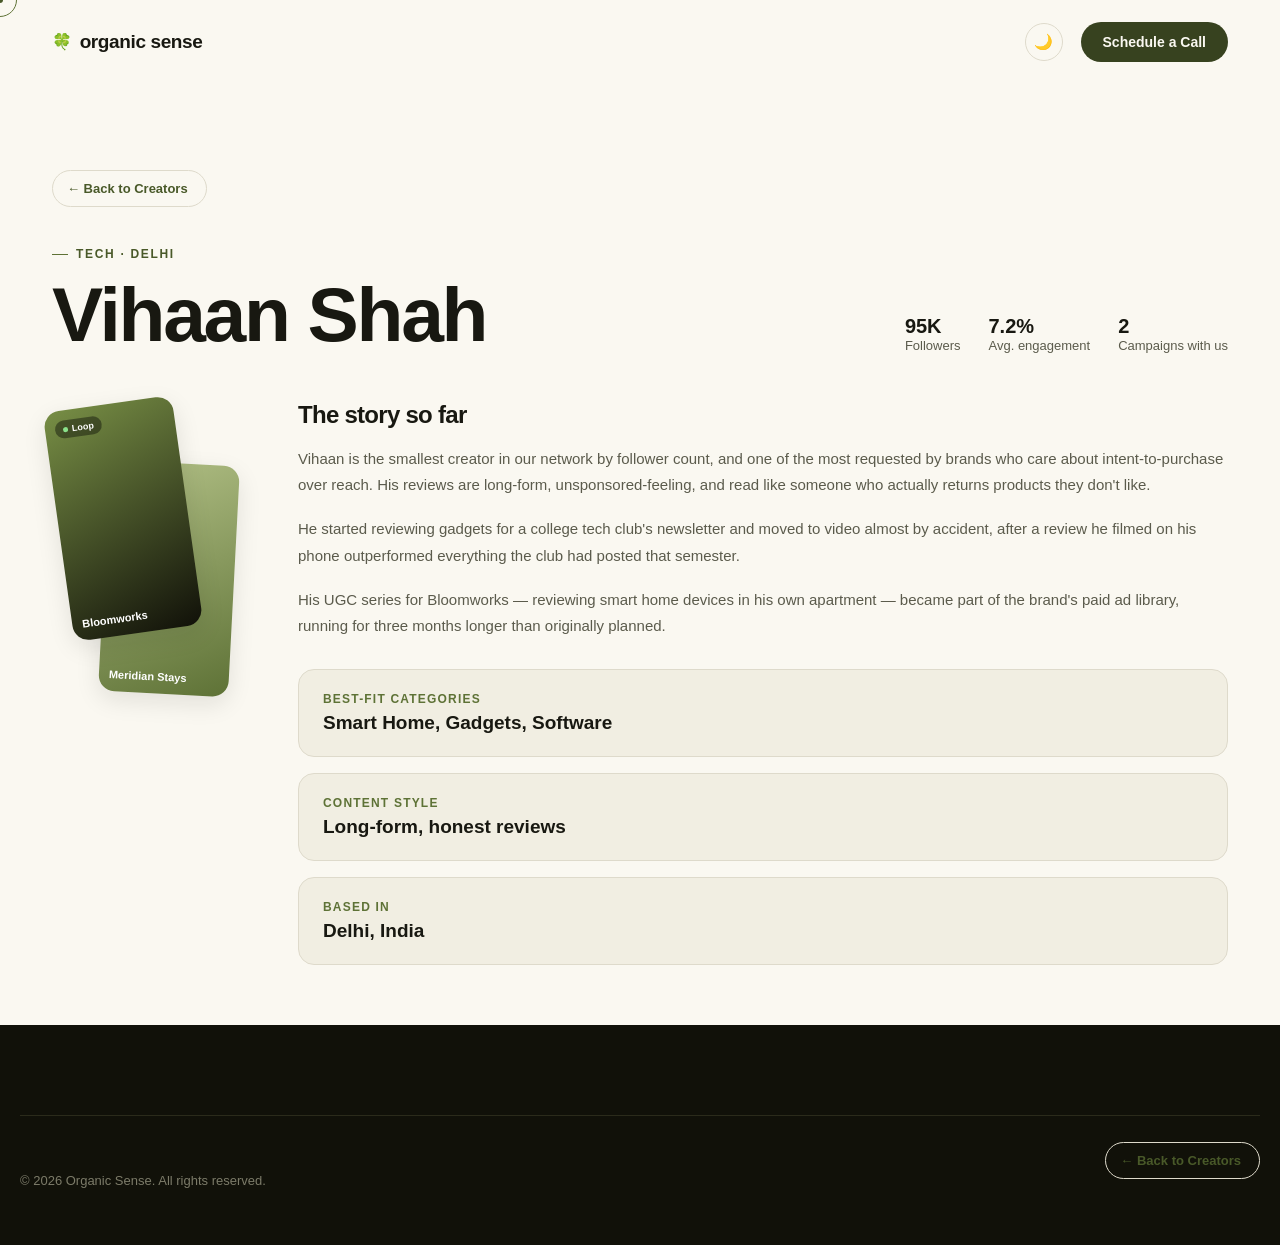
<file: creators/vihaan.html>
<!DOCTYPE html>
<html lang="en">
<head>
<meta charset="UTF-8">
<meta name="viewport" content="width=device-width, initial-scale=1.0">
<title>Vihaan Shah — Organic Sense</title>
<link rel="preconnect" href="https://api.fontshare.com">
<link href="https://api.fontshare.com/v2/css?f[]=satoshi@400,500,700,900&display=swap" rel="stylesheet">
<link rel="stylesheet" href="../styles.css">
</head>
<body>

<div class="cursor-ring" id="cursorRing"></div>
<div class="cursor-dot" id="cursorDot"></div>

<header id="siteHeader" class="solid">
  <div class="wrap">
    <nav>
      <a href="../index.html" class="logo"><span class="leaf">🍀</span> organic sense</a>
      <div class="nav-cta">
        <button class="theme-toggle" id="themeToggle" data-hover aria-label="Toggle dark mode">🌙</button>
        <a href="../schedule-call.html" class="btn btn-primary" data-hover-big>Schedule a Call</a>
      </div>
    </nav>
  </div>
</header>

<section class="profile-hero">
  <div class="wrap">
    <a href="../index.html#creators" class="back-btn" data-hover>← Back to Creators</a>
    <div class="profile-top">
      <div>
        <div class="eyebrow">Tech · Delhi</div>
        <h1 style="margin-top:14px;">Vihaan Shah</h1>
      </div>
      <div class="profile-meta">
        <div><strong>95K</strong>Followers</div>
        <div><strong>7.2%</strong>Avg. engagement</div>
        <div><strong>2</strong>Campaigns with us</div>
      </div>
    </div>

    <div class="profile-grid">
      <div class="reveal on">
        <div class="reel-tilt-col">
          <div class="reel-tilt-stack two">
            <a class="reel-tilt-card c-back" href="https://www.instagram.com/" target="_blank" rel="noopener" data-hover-play><span class="rt-badge">Loop</span><span class="rt-name">Meridian Stays</span></a>
            <a class="reel-tilt-card c-front" href="https://www.instagram.com/" target="_blank" rel="noopener" data-hover-play><span class="rt-badge">Loop</span><span class="rt-name">Bloomworks</span></a>
          </div>
        </div>
      </div>
      <div class="profile-left reveal on">
        <h3>The story so far</h3>
        <p>Vihaan is the smallest creator in our network by follower count, and one of the most requested by brands who care about intent-to-purchase over reach. His reviews are long-form, unsponsored-feeling, and read like someone who actually returns products they don't like.</p>
        <p>He started reviewing gadgets for a college tech club's newsletter and moved to video almost by accident, after a review he filmed on his phone outperformed everything the club had posted that semester.</p>
        <p>His UGC series for Bloomworks — reviewing smart home devices in his own apartment — became part of the brand's paid ad library, running for three months longer than originally planned.</p>
        <div class="profile-side" style="margin-top:30px;">
          <div class="side-card"><div class="lbl">Best-fit categories</div><div class="val">Smart Home, Gadgets, Software</div></div>
          <div class="side-card"><div class="lbl">Content style</div><div class="val">Long-form, honest reviews</div></div>
          <div class="side-card"><div class="lbl">Based in</div><div class="val">Delhi, India</div></div>
        </div>
      </div>
    </div>
  </div>
</section>

<footer>
  <div class="wrap foot-bottom" style="border-top:1px solid #2B2B1B;padding-top:26px;">
    <span>© 2026 Organic Sense. All rights reserved.</span>
    <a href="../index.html#creators" class="back-btn" data-hover>← Back to Creators</a>
  </div>
</footer>

<script src="../script.js"></script>
</body>
</html>
</file>
<file: styles.css>
:root{
  --p-50:#F6F7EF; --p-100:#EAEDDB; --p-200:#D3DBB5; --p-300:#B4C288;
  --p-400:#94A860; --p-500:#778E45; --p-600:#5E7236; --p-700:#495929;
  --p-800:#37421F; --p-900:#232A14;
  --off:#FAF8F1; --cream:#F1EEE2; --line:#DEDACB;
  --ink:#181811; --black:#111109; --gray:#8A8A78; --gray-d:#5B5B4C;
  --shadow-sm:0 2px 8px rgba(24,24,17,.06);
  --shadow-md:0 8px 24px rgba(24,24,17,.10);
  --shadow-lg:0 20px 50px rgba(24,24,17,.16);
  --r-sm:8px; --r-md:16px; --r-lg:28px; --r-full:999px;
  --ease:cubic-bezier(.16,.84,.32,1);
}
body.dark{
  --off:#15150E; --cream:#1C1C13; --line:#2E2E1E;
  --ink:#F3F1E4; --gray-d:#B9B7A2; --gray:#8B8A76;
}
*{margin:0;padding:0;box-sizing:border-box;}
html{scroll-behavior:smooth;}
body{
  font-family:'Satoshi',sans-serif;
  background:var(--off);
  color:var(--ink);
  overflow-x:hidden;
  cursor:none;
  transition:background .5s var(--ease),color .5s var(--ease);
}
::selection{background:var(--p-300);color:var(--black);}
img,svg{display:block;max-width:100%;}
a{color:inherit;text-decoration:none;}
button{font-family:inherit;cursor:none;border:none;background:none;}
.wrap{max-width:1240px;margin:0 auto;padding:0 32px;}
h1,h2,h3,h4{font-weight:900;letter-spacing:-0.03em;line-height:1.02;}
.eyebrow{
  font-size:12px;letter-spacing:.14em;text-transform:uppercase;
  color:var(--p-700);font-weight:700;display:flex;align-items:center;gap:8px;
}
.eyebrow::before{content:"";width:16px;height:1px;background:var(--p-600);}
.eyebrow-sparkle{justify-content:center;text-align:center;font-size:13px;letter-spacing:.14em;text-transform:uppercase;color:var(--p-600);font-weight:700;}
.eyebrow-sparkle::before,.eyebrow-sparkle::after{content:"✦";font-size:11px;margin:0 10px;color:var(--p-400);}

.theme-toggle{
  width:38px;height:38px;border-radius:50%;border:1px solid var(--line);
  display:flex;align-items:center;justify-content:center;font-size:15px;
  transition:transform .4s var(--ease),background .35s,border-color .35s;
}
.theme-toggle:hover{transform:rotate(20deg);background:var(--p-100);}
body.dark .theme-toggle:hover{background:var(--p-800);}

/* ===== CUSTOM CURSOR ===== */
.cursor-dot,.cursor-ring{position:fixed;top:0;left:0;pointer-events:none;z-index:9999;border-radius:50%;transform:translate(-50%,-50%);}
.cursor-dot{width:6px;height:6px;background:var(--p-700);transition:opacity .2s;}
.cursor-ring{width:34px;height:34px;border:1.5px solid var(--p-600);transition:width .25s var(--ease),height .25s var(--ease),background .25s,border-color .25s,opacity .2s;}
.cursor-ring.big{width:74px;height:74px;background:rgba(119,142,69,.1);}
.cursor-ring.view{width:96px;height:96px;background:var(--p-700);border-color:var(--p-700);}
.cursor-ring.view::after{content:"View";position:absolute;inset:0;display:flex;align-items:center;justify-content:center;color:var(--off);font-size:12px;font-weight:700;letter-spacing:.05em;}
.cursor-ring.play::after{content:"▶ Play";}
@media (hover:none),(pointer:coarse){.cursor-dot,.cursor-ring{display:none;} body,button,a{cursor:auto;}}

/* ===== PRELOADER ===== */
#preloader{position:fixed;inset:0;background:var(--off);z-index:10000;display:flex;align-items:center;justify-content:center;transition:transform .9s var(--ease),opacity .7s ease .1s;}
#preloader .pl-mark{display:flex;align-items:baseline;gap:10px;font-size:clamp(28px,6vw,52px);font-weight:900;letter-spacing:-0.03em;opacity:0;transform:translateY(14px) scale(.96);transition:opacity .8s var(--ease),transform .8s var(--ease);}
#preloader .pl-mark.show{opacity:1;transform:translateY(0) scale(1);}
#preloader .pl-mark .leaf{font-size:.6em;}
#preloader.hide{transform:translateY(-100%);opacity:1;}
#preloader .pl-bar{position:absolute;bottom:0;left:0;height:2px;background:var(--p-600);width:0%;transition:width 1.1s var(--ease);}

/* ===== NAV ===== */
header{position:fixed;top:0;left:0;right:0;z-index:500;padding:22px 0;transition:padding .35s var(--ease),background .35s,box-shadow .35s;}
header.solid{padding:14px 0;background:color-mix(in srgb, var(--off) 86%, transparent);backdrop-filter:blur(14px);box-shadow:var(--shadow-sm);}
nav{display:flex;align-items:center;justify-content:space-between;}
.logo{display:flex;align-items:center;gap:8px;font-weight:900;font-size:19px;letter-spacing:-0.02em;}
.logo .leaf{font-size:16px;transform:translateY(-1px);}
.nav-links{display:flex;gap:34px;font-size:14px;font-weight:500;}
.nav-links a{position:relative;padding:4px 0;color:var(--ink);}
.nav-links a::after{content:"";position:absolute;left:0;bottom:0;height:1px;width:0;background:var(--p-700);transition:width .3s var(--ease);}
.nav-links a:hover::after{width:100%;}
.btn{
  display:inline-flex;align-items:center;gap:8px;padding:12px 22px;border-radius:var(--r-full);
  font-size:14px;font-weight:700;transition:transform .35s var(--ease),box-shadow .35s;
}
.btn-primary{background:var(--p-800);color:var(--off);}
.btn-primary:hover{transform:translateY(-2px);box-shadow:var(--shadow-md);}
.btn-ghost{border:1px solid var(--p-800);color:var(--p-800);}
.btn-ghost:hover{background:var(--p-800);color:var(--off);}
.nav-cta{display:flex;align-items:center;gap:18px;}
.burger{display:none;}

/* ===== HERO ===== */
.hero{position:relative;padding:190px 0 110px;overflow:hidden;}
.hero-bg{position:absolute;inset:0;z-index:-1;}
.hero-bg .ring{position:absolute;border-radius:50%;border:1px solid var(--p-200);opacity:.7;}
.hero-bg .ring.r1{width:620px;height:620px;top:-260px;right:-180px;}
.hero-bg .ring.r2{width:420px;height:420px;top:-120px;right:-40px;border-color:var(--p-300);}
.hero-bg .ring.r3{width:900px;height:900px;top:-420px;right:-320px;border-color:var(--p-100);}
.hero-grain{position:absolute;inset:0;background:radial-gradient(circle at 30% 20%,rgba(119,142,69,.10),transparent 55%);}
.hero-top{display:flex;justify-content:space-between;align-items:flex-end;gap:40px;flex-wrap:wrap;}
.hero h1{font-size:clamp(46px,7.4vw,104px);max-width:920px;}
.hero h1 em{font-style:normal;color:var(--p-600);}
.hero-sub{max-width:340px;font-size:16px;line-height:1.6;color:var(--gray-d);padding-bottom:10px;}
.hero-actions{display:flex;gap:14px;margin-top:44px;flex-wrap:wrap;}
.hero-stats{margin-top:90px;display:grid;grid-template-columns:repeat(4,1fr);gap:24px;border-top:1px solid var(--line);padding-top:34px;}
.hero-stats div{display:flex;flex-direction:column;gap:6px;}
.hero-stats .n{font-size:15px;font-weight:700;display:flex;align-items:center;gap:8px;}
.hero-stats .l{font-size:13px;color:var(--gray);}
.dot{width:6px;height:6px;border-radius:50%;background:var(--p-500);}

/* ===== MARQUEE ===== */
.marquee-sec{padding:34px 0;background:var(--p-800);overflow:hidden;}
.marquee-label{text-align:center;color:var(--p-200);font-size:12px;letter-spacing:.16em;text-transform:uppercase;margin-bottom:22px;font-weight:700;}
.marquee-track{display:flex;width:max-content;animation:scroll 32s linear infinite;}
.marquee-track:hover{animation-play-state:paused;}
.marquee-track span{
  display:flex;align-items:center;justify-content:center;
  padding:0 46px;font-size:24px;font-weight:900;color:var(--p-400);white-space:nowrap;
  letter-spacing:-0.02em;transition:color .3s,transform .3s;
}
.marquee-track span:hover{color:var(--off);transform:scale(1.08);}
@keyframes scroll{from{transform:translateX(0)}to{transform:translateX(-50%)}}

/* ===== SECTION GENERIC ===== */
section{padding:130px 0;}
.reveal{opacity:0;transform:translateY(36px);transition:opacity .9s var(--ease),transform .9s var(--ease);}
.reveal.on{opacity:1;transform:translateY(0);}
.sec-head{display:flex;justify-content:space-between;align-items:flex-end;gap:40px;margin-bottom:64px;flex-wrap:wrap;}
.sec-head h2{font-size:clamp(32px,4.4vw,54px);max-width:600px;}
.sec-head p{max-width:340px;color:var(--gray-d);font-size:15px;line-height:1.6;padding-bottom:6px;}

/* ===== ABOUT ===== */
.about{background:var(--cream);}
.about-grid{display:grid;grid-template-columns:1.1fr .9fr;gap:80px;align-items:start;}
.about h2{font-size:clamp(30px,4vw,46px);}
.about h2 span{color:var(--p-600);}
.about-cards{display:flex;flex-direction:column;gap:18px;}
.about-card{background:var(--off);border:1px solid var(--line);border-radius:var(--r-md);padding:26px 28px;transition:transform .4s var(--ease),box-shadow .4s;}
.about-card:hover{transform:translateY(-4px);box-shadow:var(--shadow-md);border-color:var(--p-300);}
.about-card .num{font-size:13px;color:var(--p-600);font-weight:700;margin-bottom:8px;}
.about-card h4{font-size:19px;margin-bottom:6px;font-weight:700;}
.about-card p{font-size:14px;color:var(--gray-d);line-height:1.55;}

/* ===== SERVICES ===== */
.services-grid{display:grid;grid-template-columns:repeat(3,1fr);gap:2px;background:var(--line);border:1px solid var(--line);border-radius:var(--r-lg);overflow:hidden;}
.service{background:var(--off);padding:42px 34px;transition:background .4s;position:relative;min-height:250px;display:flex;flex-direction:column;justify-content:space-between;}
.service:hover{background:var(--p-800);color:var(--off);}
.service:hover .num,.service:hover p{color:var(--p-200);}
.service .num{font-size:13px;font-weight:700;color:var(--p-600);}
.service h3{font-size:23px;margin:34px 0 12px;font-weight:700;letter-spacing:-0.01em;}
.service p{font-size:14px;line-height:1.6;color:var(--gray-d);}

/* ===== PROCESS (curved connector, extended with Brand/Creator chips) ===== */
.process{background:var(--black);color:var(--off);}
.process .eyebrow{color:var(--p-300);}
.process .eyebrow::before{background:var(--p-300);}
.process .sec-head h2{color:var(--off);}
.process .sec-head p{color:#A7A692;}
.steps{display:grid;grid-template-columns:repeat(4,1fr);gap:28px;position:relative;margin-top:20px;}
.steps-curve{position:absolute;top:-52px;left:0;right:0;height:130px;overflow:visible;pointer-events:none;}
.steps-curve svg{width:100%;height:100%;overflow:visible;}
.steps-curve path{fill:none;stroke:#3B3B25;stroke-width:1.5;}
.track-chip{
  position:absolute;top:55px;transform:translateY(-50%);
  font-size:11px;font-weight:700;letter-spacing:.08em;text-transform:uppercase;
  color:var(--p-200);background:#222215;border:1px solid #3B3B25;padding:8px 16px;border-radius:var(--r-full);
}
.chip-brand{left:-96px;}
.chip-creator{right:-104px;}
.step{border-top:none;padding-top:0;transition:transform .4s var(--ease);position:relative;}
.step:hover{transform:translateY(-6px);}
.step .n{font-size:38px;font-weight:900;color:var(--p-500);margin-bottom:22px;position:relative;display:inline-block;transform-origin:center;animation:numpop 7s ease-in-out infinite;}
.step.s1 .n{animation-delay:0s;}
.step.s2 .n{animation-delay:1.75s;}
.step.s3 .n{animation-delay:3.5s;}
.step.s4 .n{animation-delay:5.25s;}
@keyframes numpop{
  0%,8%,26%,100%{transform:scale(1);color:var(--p-500);text-shadow:none;}
  15%{transform:scale(1.32);color:var(--p-300);text-shadow:0 0 20px rgba(180,194,136,.65);}
  22%{transform:scale(1);}
}
.step h4{font-size:19px;margin-bottom:10px;}
.step p{font-size:14px;color:#A7A692;line-height:1.6;}

/* ===== PROFILE / BRAND PAGES — media (left, small tilted stack) + info (right) ===== */
.profile-grid{display:grid;grid-template-columns:auto 1fr;gap:56px;align-items:start;margin-top:50px;}
.profile-left h3{font-size:24px;margin-bottom:18px;}
.profile-left p{font-size:15px;line-height:1.75;color:var(--gray-d);margin-bottom:18px;}
.reel-tilt-col{display:flex;flex-direction:column;align-items:flex-start;gap:16px;}
.reel-tilt-stack{position:relative;width:190px;height:230px;}
.reel-tilt-card{
  position:absolute;width:130px;aspect-ratio:9/16;border-radius:var(--r-md);overflow:hidden;
  box-shadow:var(--shadow-md);transition:transform .4s var(--ease),box-shadow .4s,filter .4s;
  display:flex;flex-direction:column;justify-content:space-between;padding:10px;color:#fff;
  animation:reelPulse 3.2s ease-in-out infinite;
}
.reel-tilt-card:hover{transform:rotate(0deg) scale(1.08) translateY(-4px) !important;box-shadow:var(--shadow-lg);filter:brightness(1.08);z-index:9 !important;animation-play-state:paused;}
/* two-card layout (creator pages) */
.reel-tilt-stack.two .reel-tilt-card.c-back{left:52px;top:60px;transform:rotate(3deg);z-index:1;background:linear-gradient(155deg,var(--p-300),var(--p-600));}
.reel-tilt-stack.two .reel-tilt-card.c-front{left:6px;top:0;transform:rotate(-8deg);z-index:2;background:linear-gradient(155deg,var(--p-500),var(--black));animation-delay:.6s;}
/* three-card layout (brand pages) */
.reel-tilt-stack.three{width:210px;height:250px;}
.reel-tilt-stack.three .reel-tilt-card.c-back{left:68px;top:70px;transform:rotate(6deg);z-index:1;background:linear-gradient(155deg,var(--p-300),var(--p-600));}
.reel-tilt-stack.three .reel-tilt-card.c-mid{left:34px;top:34px;transform:rotate(-4deg);z-index:2;background:linear-gradient(155deg,#E7E2CE,var(--p-500));animation-delay:.5s;}
.reel-tilt-stack.three .reel-tilt-card.c-front{left:0;top:0;transform:rotate(-10deg);z-index:3;background:linear-gradient(155deg,var(--p-500),var(--black));animation-delay:1s;}
@keyframes reelPulse{0%,100%{filter:brightness(1);}50%{filter:brightness(1.1);}}
.rt-badge{align-self:flex-start;font-size:9px;font-weight:700;background:rgba(0,0,0,.4);padding:4px 8px;border-radius:var(--r-full);display:flex;align-items:center;gap:4px;}
.rt-badge::before{content:"";width:5px;height:5px;border-radius:50%;background:#8BE28B;animation:blink 1.4s ease-in-out infinite;}
@keyframes blink{0%,100%{opacity:1;}50%{opacity:.25;}}
.rt-name{font-size:11px;font-weight:800;line-height:1.3;}
.reel-tilt-card.has-video{animation:none;}
.reel-tilt-card.has-video .rt-video{position:absolute;inset:0;width:100%;height:100%;object-fit:cover;z-index:0;}
.reel-tilt-card.has-video::after{content:"";position:absolute;inset:0;background:linear-gradient(0deg,rgba(0,0,0,.6) 0%,rgba(0,0,0,.05) 45%,rgba(0,0,0,.35) 100%);z-index:1;}
.reel-tilt-card.has-video .rt-badge,.reel-tilt-card.has-video .rt-name{position:relative;z-index:2;}
.reels-more{
  font-size:12px;font-weight:700;color:var(--p-700);display:inline-flex;align-items:center;gap:4px;
  padding:8px 4px;transition:.3s;
}
.reels-more:hover{color:var(--p-500);gap:8px;}

/* ===== SHOWREEL (fast horizontal scroll + hover pop) ===== */
.showreel{height:460vh;position:relative;background:var(--cream);}
.showreel-sticky{position:sticky;top:0;height:100vh;overflow:hidden;display:flex;flex-direction:column;justify-content:center;}
.showreel-head{display:flex;justify-content:space-between;align-items:flex-end;margin-bottom:44px;}
.showreel-head h2{font-size:clamp(30px,4.2vw,52px);max-width:560px;}
.showreel-count{font-size:14px;color:var(--gray-d);font-weight:700;letter-spacing:.05em;}
.showreel-track{display:flex;gap:26px;padding-left:32px;will-change:transform;}
.reel-card{
  flex:0 0 auto;width:min(70vw,380px);aspect-ratio:4/5;border-radius:var(--r-lg);
  position:relative;overflow:hidden;background:linear-gradient(155deg,var(--p-300),var(--p-700));
  display:flex;flex-direction:column;justify-content:flex-end;padding:28px;color:var(--off);
  transition:transform .45s var(--ease),box-shadow .45s var(--ease);
}
.reel-card:nth-child(8n+2){background:linear-gradient(155deg,#E7E2CE,var(--p-500));}
.reel-card:nth-child(8n+3){background:linear-gradient(155deg,var(--p-500),var(--black));}
.reel-card:nth-child(8n+4){background:linear-gradient(155deg,var(--p-200),var(--p-600));}
.reel-card:nth-child(8n+5){background:linear-gradient(155deg,var(--p-400),var(--p-900));}
.reel-card:nth-child(8n+6){background:linear-gradient(155deg,#DCE3C4,var(--p-400));}
.reel-card:nth-child(8n+7){background:linear-gradient(155deg,var(--p-600),#2A331C);}
.reel-card:nth-child(8n+8){background:linear-gradient(155deg,var(--p-300),var(--p-800));}
.reel-card:hover{transform:translateY(-14px) scale(1.06);box-shadow:var(--shadow-lg);z-index:3;}
.reel-card .rc-tag{font-size:12px;text-transform:uppercase;letter-spacing:.1em;opacity:.85;margin-bottom:10px;}
.reel-card h3{font-size:25px;font-weight:800;}
.reel-card p{font-size:13px;opacity:.85;margin-top:8px;max-width:280px;}
.showreel-hint{text-align:center;margin-top:34px;font-size:13px;color:var(--gray);letter-spacing:.06em;}

/* ===== TESTIMONIAL WALL ===== */
.wall{background:var(--black);color:var(--off);}
.wall .eyebrow-sparkle{color:var(--p-300);}
.wall .eyebrow-sparkle::before,.wall .eyebrow-sparkle::after{color:var(--p-500);}
.wall-grid{display:grid;grid-template-columns:repeat(3,1fr);gap:22px;margin-top:56px;}
.wall-card{
  background:#1C1C13;border:1px solid #2E2E1E;border-radius:var(--r-lg);padding:30px;
  transition:transform .45s var(--ease),background .45s,border-color .45s;position:relative;overflow:hidden;
}
.wall-card:hover{transform:translateY(-6px);background:var(--p-800);border-color:var(--p-600);}
.wall-card .wc-play{
  width:38px;height:38px;border-radius:50%;border:1px solid #3B3B27;display:flex;align-items:center;justify-content:center;
  font-size:12px;margin-bottom:22px;transition:.4s;
}
.wall-card:hover .wc-play{background:var(--off);color:var(--p-800);border-color:var(--off);transform:scale(1.1);}
.wall-card q{display:block;font-size:15px;line-height:1.65;color:#D8D6C4;font-style:normal;}
.wall-card .wc-who{display:flex;align-items:center;gap:12px;margin-top:26px;}
.wall-card .wc-avatar{width:38px;height:38px;border-radius:50%;background:var(--p-500);display:flex;align-items:center;justify-content:center;font-size:13px;font-weight:800;color:var(--black);}
.wall-card .wc-name{font-size:14px;font-weight:700;}
.wall-card .wc-role{font-size:12px;color:#8B8A76;}

/* ===== CREATORS (now links to profile pages) ===== */
.creators-grid{display:grid;grid-template-columns:repeat(4,1fr);gap:20px;}
.creator-card{
  display:block;position:relative;border-radius:var(--r-lg);overflow:hidden;aspect-ratio:3/4;
  background:linear-gradient(155deg,var(--p-300),var(--p-600));
  transition:transform .5s var(--ease),box-shadow .5s;
}
.creator-card:nth-child(2){background:linear-gradient(155deg,var(--p-200),var(--p-500));}
.creator-card:nth-child(3){background:linear-gradient(155deg,#EFE9D6,var(--p-400));}
.creator-card:nth-child(4){background:linear-gradient(155deg,var(--p-400),var(--p-800));}
.creator-card:hover{transform:translateY(-10px) scale(1.03);box-shadow:var(--shadow-lg);z-index:2;}
.creator-card.has-photo{background:var(--p-200);}
.creator-card.has-photo img{position:absolute;inset:0;width:100%;height:100%;object-fit:cover;object-position:center 18%;}
.creator-card .cc-init{position:absolute;inset:0;display:flex;align-items:center;justify-content:center;font-size:64px;font-weight:900;color:rgba(255,255,255,.35);}
.creator-card .cc-info{position:absolute;left:0;right:0;bottom:0;padding:20px;background:linear-gradient(0deg,rgba(15,15,9,.75),transparent);color:#fff;transform:translateY(64%);transition:transform .4s var(--ease);}
.creator-card:hover .cc-info{transform:translateY(0);}
.cc-info .name{font-weight:700;font-size:16px;}
.cc-info .niche{font-size:12px;opacity:.8;margin-top:2px;}
.cc-info .stat{font-size:12px;opacity:0;margin-top:8px;transition:opacity .4s .1s;}
.creator-card:hover .cc-info .stat{opacity:.9;}
.cc-view{position:absolute;top:16px;right:16px;font-size:11px;color:#fff;background:rgba(0,0,0,.3);padding:6px 12px;border-radius:var(--r-full);opacity:0;transform:translateY(-6px);transition:.35s;}
.creator-card:hover .cc-view{opacity:1;transform:translateY(0);}

/* ===== STATS BAND ===== */
.stats-band{background:var(--p-700);color:var(--off);padding:90px 0;}
.stats-row{display:grid;grid-template-columns:repeat(4,1fr);gap:20px;text-align:center;}
.stats-row div{border-left:1px solid rgba(255,255,255,.18);padding:0 20px;}
.stats-row div:first-child{border-left:none;}
.stats-row .big{font-size:clamp(32px,4vw,54px);font-weight:900;letter-spacing:-0.03em;}
.stats-row .lbl{font-size:13px;color:var(--p-200);margin-top:8px;}

/* ===== ASK AI ===== */
.ask-ai{background:var(--off);}
.ask-box{
  max-width:760px;margin:0 auto;background:var(--cream);border:1px solid var(--line);
  border-radius:var(--r-lg);padding:50px 46px;text-align:center;
}
.ask-box h3{font-size:clamp(24px,3vw,34px);margin-bottom:12px;}
.ask-box p{color:var(--gray-d);font-size:15px;margin-bottom:30px;}
.ask-input{
  display:flex;align-items:center;gap:10px;background:var(--off);border:1px solid var(--line);
  border-radius:var(--r-full);padding:8px 8px 8px 22px;max-width:520px;margin:0 auto;
}
.ask-input input{flex:1;border:none;background:none;outline:none;font-family:inherit;font-size:14px;padding:8px 0;}
.ask-input button{background:var(--p-800);color:var(--off);width:40px;height:40px;border-radius:50%;display:flex;align-items:center;justify-content:center;flex-shrink:0;transition:transform .3s;}
.ask-input button:hover{transform:scale(1.08);}
.ask-chips{display:flex;justify-content:center;gap:10px;margin-top:22px;flex-wrap:wrap;}
.ask-chips span{font-size:12px;padding:8px 14px;border:1px solid var(--line);border-radius:var(--r-full);color:var(--gray-d);transition:.3s;}
.ask-chips span:hover{border-color:var(--p-500);color:var(--p-700);background:var(--p-50);}

/* ===== CTA ===== */
.cta-band{padding:140px 0;text-align:center;position:relative;overflow:hidden;}
.cta-band h2{font-size:clamp(38px,6.5vw,90px);}
.cta-band h2 span{color:var(--p-600);}
.cta-band p{max-width:420px;margin:20px auto 40px;color:var(--gray-d);font-size:16px;}
.cta-actions{display:flex;gap:14px;justify-content:center;flex-wrap:wrap;}

/* ===== FOOTER ===== */
footer{background:var(--black);color:var(--off);padding-top:90px;}
.foot-top{display:grid;grid-template-columns:1.4fr .8fr .8fr .8fr;gap:40px;padding-bottom:80px;border-bottom:1px solid #2B2B1B;}
.foot-brand .logo{color:var(--off);font-size:22px;}
.foot-brand p{color:#9F9E8C;font-size:14px;margin-top:16px;max-width:280px;line-height:1.6;}
.foot-col h5{font-size:12px;text-transform:uppercase;letter-spacing:.12em;color:#7C7B69;margin-bottom:18px;}
.foot-col a{display:block;font-size:14px;color:#D8D6C4;margin-bottom:12px;transition:color .3s;}
.foot-col a:hover{color:var(--p-300);}
.foot-bottom{display:flex;justify-content:space-between;align-items:center;padding:26px 0;font-size:13px;color:#7C7B69;flex-wrap:wrap;gap:14px;}
.foot-giant{font-size:clamp(60px,14vw,220px);font-weight:900;letter-spacing:-0.04em;color:#1E1E12;text-align:center;line-height:.8;padding:20px 0 0;user-select:none;}

/* ===== CREATOR PROFILE PAGE ===== */
.profile-hero{padding:170px 0 60px;}
.back-btn{
  display:inline-flex;align-items:center;gap:8px;font-size:13px;font-weight:700;color:var(--p-700);
  padding:10px 18px 10px 14px;border:1px solid var(--line);border-radius:var(--r-full);transition:.3s;margin-bottom:40px;
}
.back-btn:hover{background:var(--p-800);color:var(--off);border-color:var(--p-800);}
.profile-top{display:flex;justify-content:space-between;align-items:flex-end;gap:40px;flex-wrap:wrap;}
.profile-top h1{font-size:clamp(40px,6vw,80px);}
.profile-meta{display:flex;gap:28px;flex-wrap:wrap;margin-top:22px;}
.profile-meta div{font-size:13px;color:var(--gray-d);}
.profile-meta strong{display:block;font-size:20px;color:var(--ink);font-weight:800;}
.profile-video{
  margin-top:50px;aspect-ratio:16/8;border-radius:var(--r-lg);
  background:linear-gradient(155deg,var(--p-400),var(--p-800));
  display:flex;align-items:center;justify-content:center;position:relative;overflow:hidden;
}
.profile-video .pv-play{
  width:76px;height:76px;border-radius:50%;background:rgba(250,248,241,.92);display:flex;align-items:center;justify-content:center;
  font-size:16px;color:var(--p-800);transition:transform .4s var(--ease);
}
.profile-video:hover .pv-play{transform:scale(1.12);}
.profile-video .pv-tag{position:absolute;bottom:22px;left:26px;color:var(--off);font-size:13px;font-weight:700;background:rgba(0,0,0,.28);padding:8px 16px;border-radius:var(--r-full);}
.profile-body{display:grid;grid-template-columns:1.3fr .7fr;gap:70px;margin-top:80px;}
.profile-body h3{font-size:24px;margin-bottom:18px;}
.profile-body p{font-size:15px;line-height:1.75;color:var(--gray-d);margin-bottom:18px;}
.profile-side{display:flex;flex-direction:column;gap:16px;}
.side-card{background:var(--cream);border:1px solid var(--line);border-radius:var(--r-md);padding:22px 24px;}
.side-card .lbl{font-size:12px;text-transform:uppercase;letter-spacing:.1em;color:var(--p-600);font-weight:700;margin-bottom:6px;}
.side-card .val{font-size:19px;font-weight:800;}

/* ===== SCHEDULE CALL FORM ===== */
.form-shell{min-height:100vh;display:flex;flex-direction:column;padding-top:110px;}
.form-progress{position:fixed;top:0;left:0;height:3px;background:var(--p-600);width:0%;transition:width .4s var(--ease);z-index:600;}
.form-topbar{position:fixed;top:0;left:0;right:0;padding:22px 0;z-index:500;}
.form-count{font-size:12px;color:var(--gray-d);font-weight:700;letter-spacing:.05em;}
.form-wrap{flex:1;display:flex;align-items:center;justify-content:center;padding:60px 32px;}
.form-step{max-width:600px;width:100%;display:none;}
.form-step.active{display:block;animation:stepIn .5s var(--ease);}
@keyframes stepIn{from{opacity:0;transform:translateY(18px);}to{opacity:1;transform:translateY(0);}}
.form-step .fs-num{font-size:13px;color:var(--p-600);font-weight:700;margin-bottom:14px;}
.form-step h2{font-size:clamp(26px,4vw,40px);margin-bottom:10px;}
.form-step h2 em{font-style:normal;color:var(--p-600);}
.form-step .fs-help{color:var(--gray-d);font-size:14px;margin-bottom:34px;}
.form-field{margin-bottom:20px;}
.form-field label{display:block;font-size:12px;font-weight:700;text-transform:uppercase;letter-spacing:.06em;color:var(--gray-d);margin-bottom:8px;}
.form-field input,.form-field textarea{
  width:100%;padding:16px 18px;border:1px solid var(--line);border-radius:var(--r-md);
  font-family:inherit;font-size:16px;background:var(--off);color:var(--ink);outline:none;transition:border-color .3s;
}
.form-field input:focus,.form-field textarea:focus{border-color:var(--p-600);}
.form-field textarea{resize:vertical;min-height:120px;}
.chip-group{display:flex;flex-wrap:wrap;gap:10px;}
.chip{
  padding:12px 18px;border:1px solid var(--line);border-radius:var(--r-full);font-size:14px;
  transition:.3s;user-select:none;
}
.chip.selected{background:var(--p-800);color:var(--off);border-color:var(--p-800);}
.form-nav{display:flex;justify-content:space-between;align-items:center;margin-top:38px;}
.form-nav .fn-hint{font-size:12px;color:var(--gray);}
.form-done{max-width:520px;text-align:center;}
.form-done .fd-icon{width:64px;height:64px;border-radius:50%;background:var(--p-100);color:var(--p-700);display:flex;align-items:center;justify-content:center;font-size:26px;margin:0 auto 26px;}

@media(max-width:900px){
  .nav-links{display:none;}
  .hero-stats{grid-template-columns:repeat(2,1fr);}
  .about-grid{grid-template-columns:1fr;gap:44px;}
  .services-grid{grid-template-columns:1fr;}
  .steps{grid-template-columns:repeat(2,1fr);}
  .steps-curve{display:none;}
  .steps{padding-top:0;}
  .creators-grid{grid-template-columns:repeat(2,1fr);}
  .stats-row{grid-template-columns:repeat(2,1fr);gap:30px;}
  .stats-row div{border-left:none;border-top:1px solid rgba(255,255,255,.18);padding-top:20px;}
  .foot-top{grid-template-columns:1fr 1fr;}
  .wall-grid{grid-template-columns:1fr 1fr;}
  .profile-body{grid-template-columns:1fr;gap:36px;}
  .profile-grid{grid-template-columns:1fr;}
  .reel-tilt-col{align-items:center;}
}
@media(max-width:560px){
  .wrap{padding:0 20px;}
  section{padding:80px 0;}
  .hero{padding:150px 0 70px;}
  .hero-stats{grid-template-columns:repeat(2,1fr);}
  .creators-grid{grid-template-columns:1fr 1fr;}
  .foot-top{grid-template-columns:1fr;gap:34px;padding-bottom:50px;}
  .wall-grid{grid-template-columns:1fr;}
  .showreel{height:auto;}
  .showreel-sticky{position:relative;height:auto;padding:40px 0;}
  .showreel-track{overflow-x:auto;padding-bottom:10px;}
}
</file>
